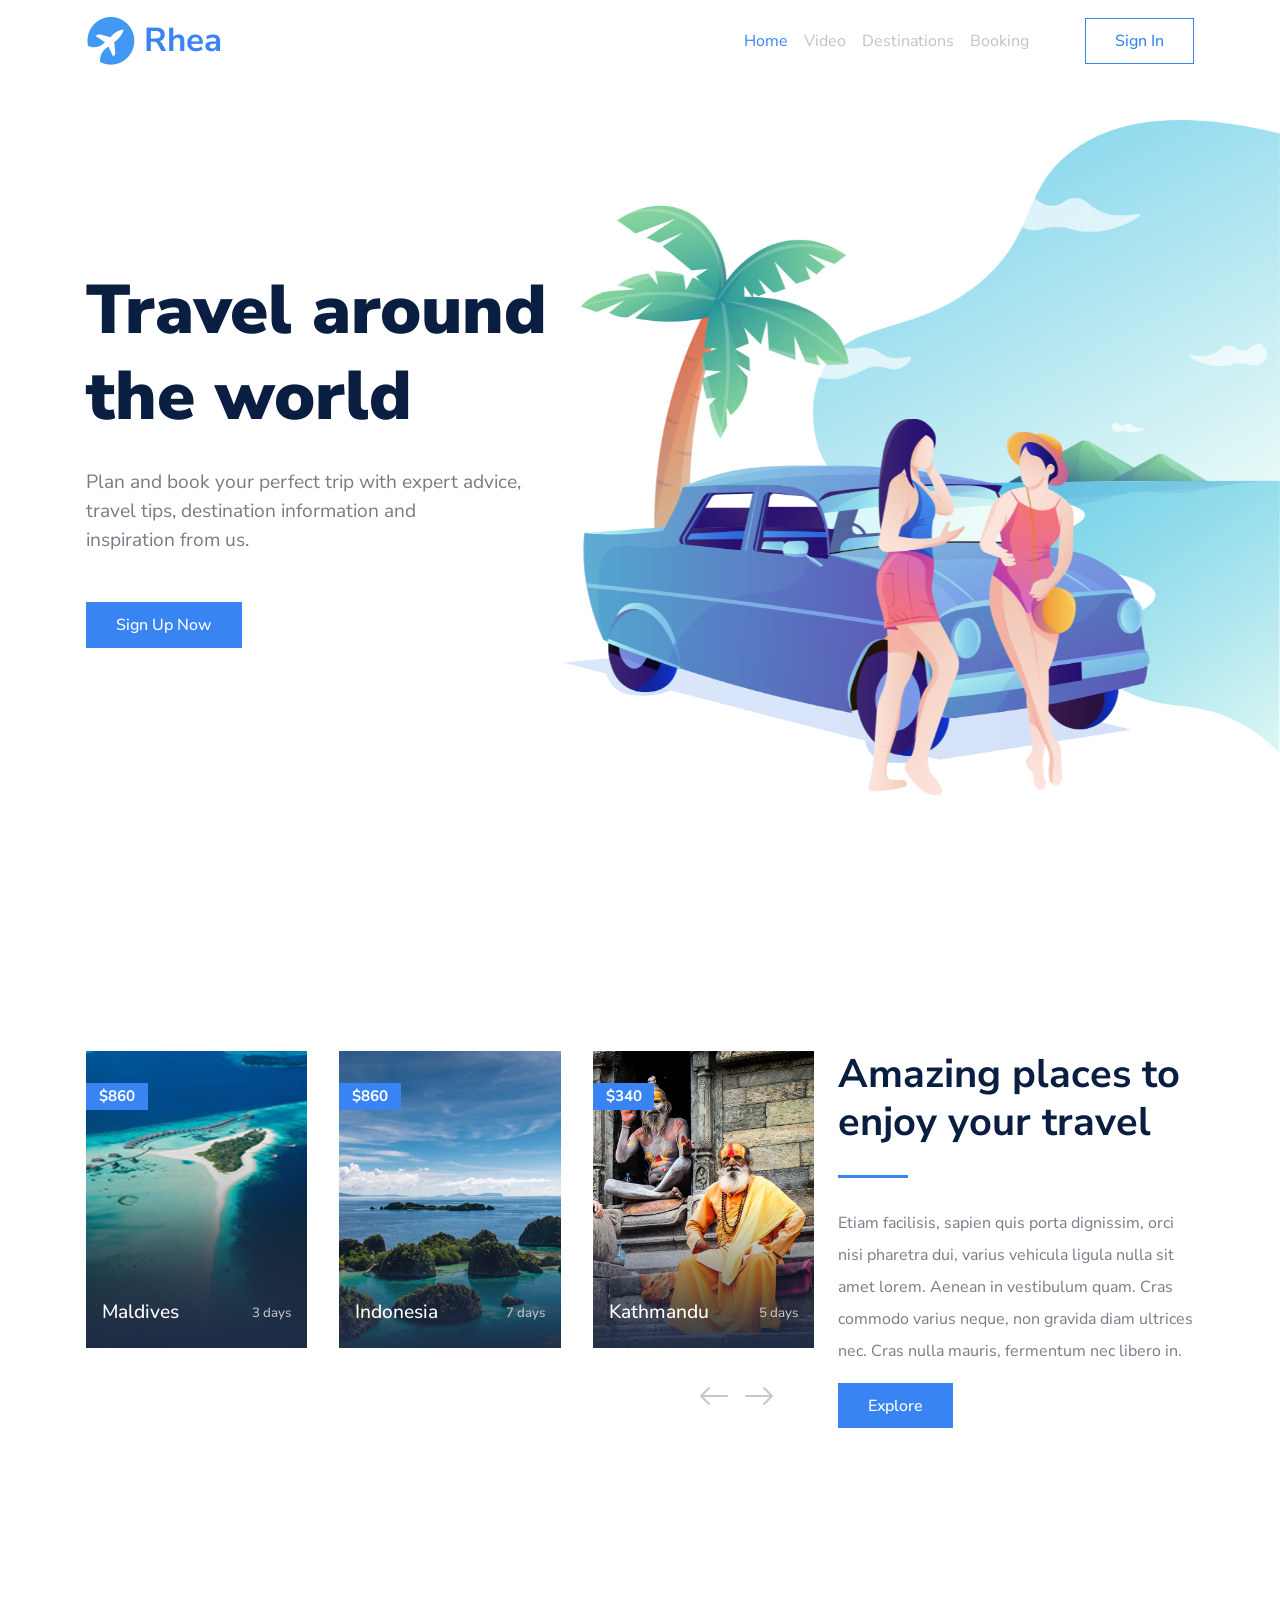
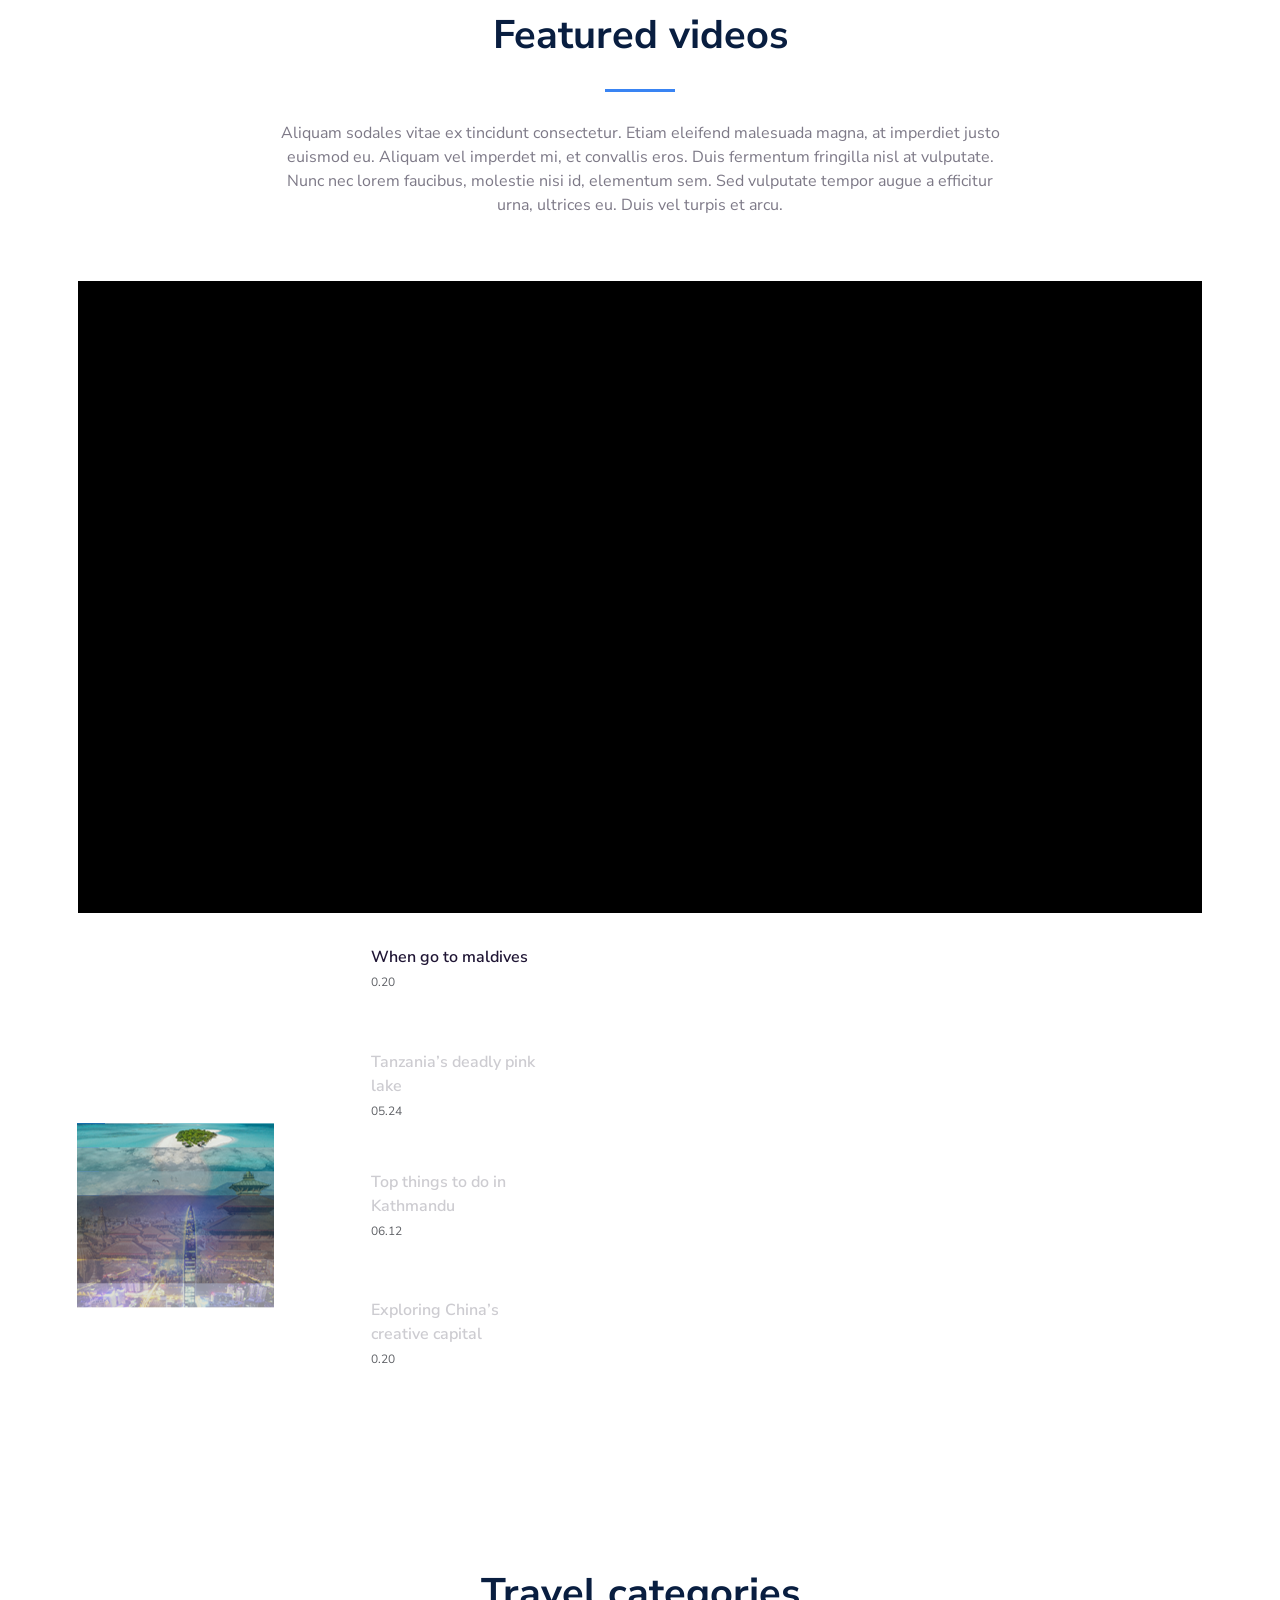
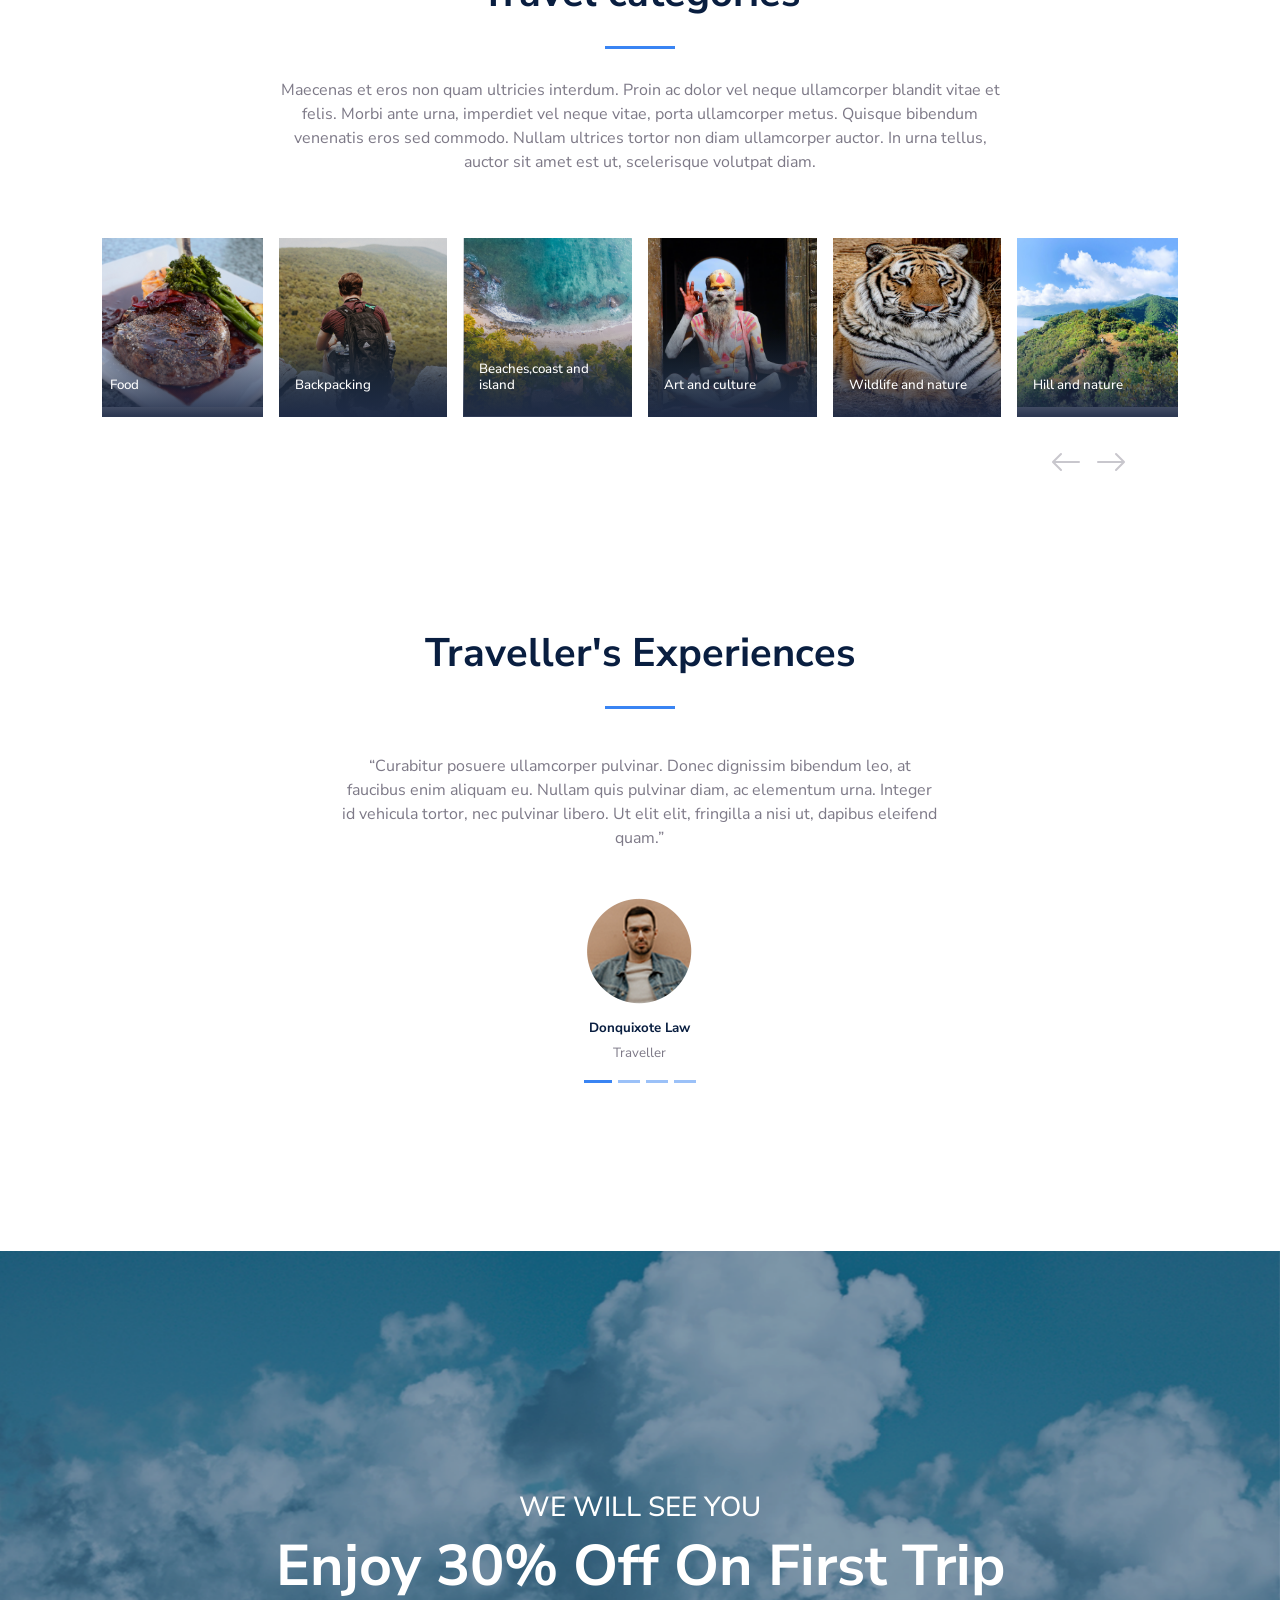
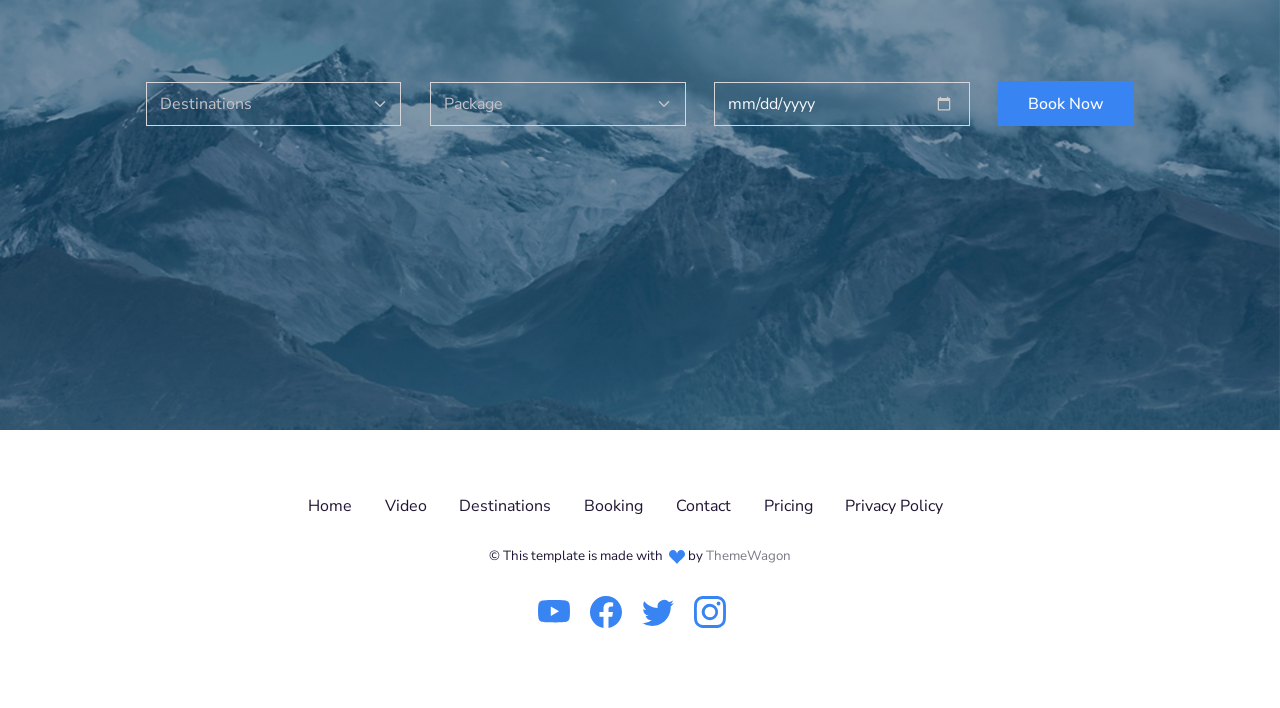
<file: laravel11-scientia/public/index.html>
<!DOCTYPE html>
<html lang="en-US" dir="ltr">

  <head>
    <meta charset="utf-8">
    <meta http-equiv="X-UA-Compatible" content="IE=edge">
    <meta name="viewport" content="width=device-width, initial-scale=1">


    <!-- ===============================================-->
    <!--    Document Title-->
    <!-- ===============================================-->
    <title>Rhea | Landing, Corporate &amp; Business Templatee</title>


    <!-- ===============================================-->
    <!--    Favicons-->
    <!-- ===============================================-->
    <link rel="apple-touch-icon" sizes="180x180" href="assets/img/favicons/apple-touch-icon.png">
    <link rel="icon" type="image/png" sizes="32x32" href="assets/img/favicons/favicon-32x32.png">
    <link rel="icon" type="image/png" sizes="16x16" href="assets/img/favicons/favicon-16x16.png">
    <link rel="shortcut icon" type="image/x-icon" href="assets/img/favicons/favicon.ico">
    <link rel="manifest" href="assets/img/favicons/manifest.json">
    <meta name="msapplication-TileImage" content="assets/img/favicons/mstile-150x150.png">
    <meta name="theme-color" content="#ffffff">


    <!-- ===============================================-->
    <!--    Stylesheets-->
    <!-- ===============================================-->
    <link href="vendors/plyr/plyr.css" rel="stylesheet">
    <link href="assets/css/theme.css" rel="stylesheet" />

  </head>


  <body>

    <!-- ===============================================-->
    <!--    Main Content-->
    <!-- ===============================================-->
    <main class="main" id="top">
      <nav class="navbar navbar-expand-lg fixed-top py-3 backdrop" data-navbar-on-scroll="data-navbar-on-scroll">
        <div class="container"><a class="navbar-brand d-flex align-items-center fw-bold fs-2" href="#"> <img class="d-inline-block align-top img-fluid" src="assets/img/gallery/logo-icon.png" alt="" width="50" /><span class="text-primary fs-4 ps-2">Rhea</span></a>
          <button class="navbar-toggler collapsed" type="button" data-bs-toggle="collapse" data-bs-target="#navbarSupportedContent" aria-controls="navbarSupportedContent" aria-expanded="false" aria-label="Toggle navigation"><span class="navbar-toggler-icon"></span></button>
          <div class="collapse navbar-collapse border-top border-lg-0 mt-4 mt-lg-0" id="navbarSupportedContent">
            <ul class="navbar-nav ms-auto pt-2 pt-lg-0">
              <li class="nav-item"><a class="nav-link active" aria-current="page" href="#">Home</a></li>
              <li class="nav-item"><a class="nav-link text-600" href="#featuresVideos">Video</a></li>
              <li class="nav-item"><a class="nav-link text-600" href="#places">Destinations</a></li>
              <li class="nav-item"><a class="nav-link text-600" href="#booking">Booking </a></li>
            </ul>
            <form class="ps-lg-5">
              <button class="btn btn-lg btn-outline-primary order-0" type="submit">Sign In</button>
            </form>
          </div>
        </div>
      </nav>
      <section class="py-0">
        <div class="bg-holder d-none d-md-block" style="background-image:url(assets/img/illustrations/hero.png);background-position:right bottom;background-size:contain;">
        </div>
        <!--/.bg-holder-->

        <div class="container position-relative">
          <div class="row align-items-center min-vh-75 my-lg-8">
            <div class="col-md-7 col-lg-6 text-center text-md-start py-8">
              <h1 class="mb-4 display-1 lh-sm">Travel around <br class="d-block d-lg-none d-xl-block" />the world</h1>
              <p class="mt-4 mb-5 fs-1 lh-base">Plan and book your perfect trip with expert advice, <br class="d-none d-lg-block" />travel tips, destination information and <br class="d-none d-lg-block" />inspiration from us.</p><a class="btn btn-lg btn-primary hover-top" href="#" role="button">Sign Up Now</a>
            </div>
          </div>
        </div>
      </section>


      <!-- ============================================-->
      <!-- <section> begin ============================-->
      <section id="places">

        <div class="container">
          <div class="row flex-md-center">
            <div class="col-md-11 col-lg-4 py-md-3 px-4 px-md-3 px-lg-0 px-xl-2 order-lg-1">
              <h1 class="fw-bold fs-md-3 fs-xl-5">Amazing places to enjoy your travel</h1>
              <hr class="text-primary my-4 my-lg-3 my-xl-4" style="height:3px; width:70px;" />
              <p class="lh-lg">Etiam facilisis, sapien quis porta dignissim, orci nisi pharetra dui, varius vehicula ligula nulla sit amet lorem. Aenean in vestibulum quam. Cras commodo varius neque, non gravida diam ultrices nec. Cras nulla mauris, fermentum nec libero in.</p><a class="btn btn-lg btn-primary hover-top" href="#" role="button">Explore</a>
            </div>
            <div class="col-lg-8 order-lg-0 order-1 px-4 px-md-3 py-8 py-md-3">
              <div class="carousel slide" id="carouselExampleControlsNoTouching" data-bs-touch="false" data-bs-interval="false">
                <div class="carousel-inner">
                  <div class="carousel-item active">
                    <div class="row h-100">
                      <div class="col-md-4 mb-3 mb-md-0">
                        <div class="card h-100 text-white hover-top"><img class="img-fluid h-100" src="assets/img/gallery/maldives.png" alt="" />
                          <div class="card-img-overlay ps-0 d-flex flex-column justify-content-between bg-dark-gradient">
                            <div class="pt-3"><span class="badge bg-primary">$860</span></div>
                            <div class="ps-3 d-flex justify-content-between align-items-center">
                              <h5 class="text-white">Maldives</h5>
                              <h6 class="text-600">3 days</h6>
                            </div>
                          </div>
                        </div>
                      </div>
                      <div class="col-md-4 mb-3 mb-md-0">
                        <div class="card h-100 text-white hover-top"><img class="img-fluid h-100" src="assets/img/gallery/indonesia.png" alt="" />
                          <div class="card-img-overlay ps-0 d-flex flex-column justify-content-between bg-dark-gradient">
                            <div class="pt-3"><span class="badge bg-primary">$860</span></div>
                            <div class="ps-3 d-flex justify-content-between align-items-center">
                              <h5 class="text-white">Indonesia</h5>
                              <h6 class="text-600">7 days</h6>
                            </div>
                          </div>
                        </div>
                      </div>
                      <div class="col-md-4 mb-3 mb-md-0">
                        <div class="card h-100 text-white hover-top"><img class="img-fluid h-100" src="assets/img/gallery/kathmandu.png" alt="" />
                          <div class="card-img-overlay ps-0 d-flex flex-column justify-content-between bg-dark-gradient">
                            <div class="pt-3"><span class="badge bg-primary">$340</span></div>
                            <div class="ps-3 d-flex justify-content-between align-items-center">
                              <h5 class="text-white">Kathmandu</h5>
                              <h6 class="text-600">5 days</h6>
                            </div>
                          </div>
                        </div>
                      </div>
                    </div>
                  </div>
                  <div class="carousel-item">
                    <div class="row h-100">
                      <div class="col-md-4 mb-3 mb-md-0">
                        <div class="card h-100 text-white hover-top"><img class="img-fluid h-100" src="assets/img/gallery/maldives.png" alt="" />
                          <div class="card-img-overlay ps-0 d-flex flex-column justify-content-between bg-dark-gradient">
                            <div class="pt-3"><span class="badge bg-primary">$340</span></div>
                            <div class="ps-3 d-flex justify-content-between align-items-center">
                              <h5 class="text-white">Maldives</h5>
                              <h6 class="text-600">5 days</h6>
                            </div>
                          </div>
                        </div>
                      </div>
                      <div class="col-md-4 mb-3 mb-md-0">
                        <div class="card h-100 text-white hover-top"><img class="img-fluid h-100" src="assets/img/gallery/indonesia.png" alt="" />
                          <div class="card-img-overlay ps-0 d-flex flex-column justify-content-between bg-dark-gradient">
                            <div class="pt-3"><span class="badge bg-primary">$540</span></div>
                            <div class="ps-3 d-flex justify-content-between align-items-center">
                              <h5 class="text-white">Indonesia</h5>
                              <h6 class="text-600">5 days</h6>
                            </div>
                          </div>
                        </div>
                      </div>
                      <div class="col-md-4 mb-3 mb-md-0">
                        <div class="card h-100 text-white hover-top"><img class="img-fluid h-100" src="assets/img/gallery/kathmandu.png" alt="" />
                          <div class="card-img-overlay ps-0 d-flex flex-column justify-content-between bg-dark-gradient">
                            <div class="pt-3"><span class="badge bg-primary">$640</span></div>
                            <div class="ps-3 d-flex justify-content-between align-items-center">
                              <h5 class="text-white">Kathmandu</h5>
                              <h6 class="text-600">6 days</h6>
                            </div>
                          </div>
                        </div>
                      </div>
                    </div>
                  </div>
                  <div class="carousel-item">
                    <div class="row h-100">
                      <div class="col-md-4 mb-3 mb-md-0">
                        <div class="card h-100 text-white hover-top"><img class="img-fluid h-100" src="assets/img/gallery/kathmandu.png" alt="" />
                          <div class="card-img-overlay ps-0 d-flex flex-column justify-content-between bg-dark-gradient">
                            <div class="pt-3"><span class="badge bg-primary">$540</span></div>
                            <div class="ps-3 d-flex justify-content-between align-items-center">
                              <h5 class="text-white">Kathmandu</h5>
                              <h6 class="text-600">5 days</h6>
                            </div>
                          </div>
                        </div>
                      </div>
                      <div class="col-md-4 mb-3 mb-md-0">
                        <div class="card h-100 text-white hover-top"><img class="img-fluid h-100" src="assets/img/gallery/maldives.png" alt="" />
                          <div class="card-img-overlay ps-0 d-flex flex-column justify-content-between bg-dark-gradient">
                            <div class="pt-3"><span class="badge bg-primary">$860</span></div>
                            <div class="ps-3 d-flex justify-content-between align-items-center">
                              <h5 class="text-white">Maldives</h5>
                              <h6 class="text-600">3 days</h6>
                            </div>
                          </div>
                        </div>
                      </div>
                      <div class="col-md-4 mb-3 mb-md-0">
                        <div class="card h-100 text-white hover-top"><img class="img-fluid h-100" src="assets/img/gallery/indonesia.png" alt="" />
                          <div class="card-img-overlay ps-0 d-flex flex-column justify-content-between bg-dark-gradient">
                            <div class="pt-3"><span class="badge bg-primary">$860</span></div>
                            <div class="ps-3 d-flex justify-content-between align-items-center">
                              <h5 class="text-white">Indonesia</h5>
                              <h6 class="text-600">7 days</h6>
                            </div>
                          </div>
                        </div>
                      </div>
                    </div>
                  </div>
                </div>
                <div class="position-relative mt-5"><a class="carousel-control-prev carousel-icon z-index-2" href="#carouselExampleControlsNoTouching" role="button" data-bs-slide="prev"><span class="carousel-control-prev-icon" aria-hidden="true"></span><span class="visually-hidden">Previous</span></a><a class="carousel-control-next carousel-icon z-index-2" href="#carouselExampleControlsNoTouching" role="button" data-bs-slide="next"><span class="carousel-control-next-icon" aria-hidden="true"></span><span class="visually-hidden">Next</span></a></div>
              </div>
            </div>
          </div>
        </div>
        <!-- end of .container-->

      </section>
      <!-- <section> close ============================-->
      <!-- ============================================-->




      <!-- ============================================-->
      <!-- <section> begin ============================-->
      <section class="pt-5" id="featuresVideos">

        <div class="container">
          <div class="row flex-center mb-5">
            <div class="col-lg-8 text-center">
              <h1 class="fw-bold fs-md-3 fs-lg-4 fs-xl-5">Featured videos</h1>
              <hr class="mx-auto text-primary my-4" style="height:3px; width:70px;" />
              <p class="mx-auto">Aliquam sodales vitae ex tincidunt consectetur. Etiam eleifend malesuada magna, at imperdiet justo euismod eu. Aliquam vel imperdet mi, et convallis eros. Duis fermentum fringilla nisl at vulputate. Nunc nec lorem faucibus, molestie nisi id, elementum sem. Sed vulputate tempor augue a efficitur urna, ultrices eu. Duis vel turpis et arcu.</p>
            </div>
          </div>
          <div class="row flex-center">
            <div class="col-12">
              <div class="carousel slide" id="carouselExampleIndicators" data-bs-touch="false" data-bs-interval="false">
                <div class="row align-items-center">
                  <div class="col-12 col-xxl-7 px-2">
                    <div class="carousel-inner">
                      <div class="carousel-item active h-100">
                        <div class="player" data-plyr-provider="youtube" data-plyr-embed-id="bTqVqk7FSmY">
                          <iframe src="https://www.youtube.com/embed/zLeLttVbFs8" allow="accelerometer; autoplay; clipboard-write; encrypted-media; gyroscope; picture-in-picture" allowfullscreen=""></iframe>
                        </div>
                      </div>
                      <div class="carousel-item">
                        <div class="player" data-plyr-provider="youtube" data-plyr-embed-id="bTqVqk7FSmY">
                          <iframe src="https://www.youtube.com/embed/nUI8f_hvKZw" allow="accelerometer; autoplay; clipboard-write; encrypted-media; gyroscope; picture-in-picture" allowfullscreen=""></iframe>
                        </div>
                      </div>
                      <div class="carousel-item">
                        <div class="player" data-plyr-provider="youtube" data-plyr-embed-id="bTqVqk7FSmY">
                          <iframe src="https://www.youtube.com/embed/xf86EzuLXu0" allow="accelerometer; autoplay; clipboard-write; encrypted-media; gyroscope; picture-in-picture" allowfullscreen=""></iframe>
                        </div>
                      </div>
                      <div class="carousel-item">
                        <div class="player" data-plyr-provider="youtube" data-plyr-embed-id="bTqVqk7FSmY">
                          <iframe src="https://www.youtube.com/embed/YkEd_aorIiI" allow="accelerometer; autoplay; clipboard-write; encrypted-media; gyroscope; picture-in-picture" allowfullscreen=""></iframe>
                        </div>
                      </div>
                    </div>
                  </div>
                  <div class="col-6 col-md-3 col-xxl-2 pt-3 pt-md-0">
                    <div class="carousel-indicators">
                      <div class="row h-100 w-100">
                        <div class="col-12 px-1">
                          <button class="active" type="button" data-bs-target="#carouselExampleIndicators" data-bs-slide-to="0" aria-current="true" aria-label="Slide 1"><img class="d-block" src="assets/img/gallery/maldives-v.png" alt="..." /></button>
                        </div>
                        <div class="col-12 px-1">
                          <button type="button" data-bs-target="#carouselExampleIndicators" data-bs-slide-to="1" aria-label="Slide 2"><img class="d-block" src="assets/img/gallery/tanzania.png" alt="..." /></button>
                        </div>
                        <div class="col-12 px-1">
                          <button type="button" data-bs-target="#carouselExampleIndicators" data-bs-slide-to="2" aria-label="Slide 3"><img class="d-block" src="assets/img/gallery/kathmandu-v.png" alt="..." /></button>
                        </div>
                        <div class="col-12 px-1">
                          <button type="button" data-bs-target="#carouselExampleIndicators" data-bs-slide-to="3" aria-label="Slide 4"><img class="d-block" src="assets/img/gallery/chaina.png" alt="..." /></button>
                        </div>
                      </div>
                    </div>
                  </div>
                  <div class="col-6 col-lg-3 px-xxl-0">
                    <div class="row">
                      <div class="col-12 col-md-11 col-lg-12 col-xl-10 col-xxl-7 px-xxl-0 ps-lg-0 ps-md-4">
                        <div class="card h-100 py-md-2 active" style="min-height:113px">
                          <div class="card-body d-flex flex-column justify-content-center">
                            <p class="mb-0 fw-semi-bold text-dark"> When go to maldives</p>
                            <p class="card-text"><small class="text-800">0.20</small></p>
                          </div>
                        </div>
                      </div>
                      <div class="col-12 col-md-11 col-lg-12 col-xl-10 col-xxl-7 px-xxl-0 ps-lg-0 ps-md-4">
                        <div class="card h-100 py-md-2" style="min-height:113px">
                          <div class="card-body d-flex flex-column justify-content-center">
                            <p class="mb-0 fw-semi-bold text-500">Tanzania’s deadly pink lake</p>
                            <p class="card-text"><small class="text-800">05.24</small></p>
                          </div>
                        </div>
                      </div>
                      <div class="col-12 col-md-11 col-lg-12 col-xl-10 col-xxl-7 px-xxl-0 ps-lg-0 ps-md-4">
                        <div class="card h-100 py-md-2" style="min-height:113px">
                          <div class="card-body d-flex flex-column justify-content-center">
                            <p class="mb-0 fw-semi-bold text-500"> Top things to do in Kathmandu</p>
                            <p class="card-text"><small class="text-800">06.12</small></p>
                          </div>
                        </div>
                      </div>
                      <div class="col-12 col-md-11 col-lg-12 col-xl-10 col-xxl-7 px-xxl-0 ps-lg-0 ps-md-4">
                        <div class="card h-100 py-md-3" style="min-height:113px">
                          <div class="card-body d-flex flex-column justify-content-center">
                            <p class="mb-0 fw-semi-bold text-500"> Exploring China’s creative capital</p>
                            <p class="card-text"><small class="text-800">0.20 </small></p>
                          </div>
                        </div>
                      </div>
                    </div>
                  </div>
                </div>
              </div>
            </div>
          </div>
        </div>
        <!-- end of .container-->

      </section>
      <!-- <section> close ============================-->
      <!-- ============================================-->




      <!-- ============================================-->
      <!-- <section> begin ============================-->
      <section class="pt-5">

        <div class="container">
          <div class="row flex-center mb-5">
            <div class="col-lg-8 text-center">
              <h1 class="fw-bold fs-md-3 fs-lg-4 fs-xl-5">Travel categories</h1>
              <hr class="mx-auto text-primary my-4" style="height:3px; width:70px;" />
              <p class="mx-auto">Maecenas et eros non quam ultricies interdum. Proin ac dolor vel neque ullamcorper blandit vitae et felis. Morbi ante urna, imperdiet vel neque vitae, porta ullamcorper metus. Quisque bibendum venenatis eros sed commodo. Nullam ultrices tortor non diam ullamcorper auctor. In urna tellus, auctor sit amet est ut, scelerisque volutpat diam.</p>
            </div>
          </div>
          <div class="row h-100 flex-center">
            <div class="row flex-lg-center">
              <div class="col-md-12">
                <div class="carousel slide" id="carouselCategory" data-bs-touch="false" data-bs-interval="false">
                  <div class="carousel-inner">
                    <div class="carousel-item active" data-bs-interval="10000">
                      <div class="row h-100">
                        <div class="col-6 col-sm-4 col-xl-2 mb-3 hover-top px-2">
                          <div class="card h-100 w-100 text-white"><a class="stretched-link" href="!#"><img class="img-fluid" src="assets/img/gallery/food.png" alt="" /></a>
                            <div class="card-img-overlay d-flex align-items-end bg-dark-gradient">
                              <h5 class="text-white fs--1">Food</h5>
                            </div>
                          </div>
                        </div>
                        <div class="col-6 col-sm-4 col-xl-2 mb-3 hover-top px-2">
                          <div class="card h-100 w-100 text-white"><a class="stretched-link" href="!#"><img class="img-fluid" src="assets/img/gallery/backpacking.png" alt="" /></a>
                            <div class="card-img-overlay d-flex align-items-end bg-dark-gradient">
                              <h5 class="text-white fs--1">Backpacking</h5>
                            </div>
                          </div>
                        </div>
                        <div class="col-6 col-sm-4 col-xl-2 mb-3 hover-top px-2">
                          <div class="card h-100 w-100 text-white"><a class="stretched-link" href="!#"><img class="img-fluid" src="assets/img/gallery/beaches.png" alt="" /></a>
                            <div class="card-img-overlay d-flex align-items-end bg-dark-gradient">
                              <h5 class="text-white fs--1">Beaches,coast and island</h5>
                            </div>
                          </div>
                        </div>
                        <div class="col-6 col-sm-4 col-xl-2 mb-3 hover-top px-2">
                          <div class="card h-100 w-100 text-white"><a class="stretched-link" href="!#"><img class="img-fluid" src="assets/img/gallery/art-culture.png" alt="" /></a>
                            <div class="card-img-overlay d-flex align-items-end bg-dark-gradient">
                              <h5 class="text-white fs--1">Art and culture</h5>
                            </div>
                          </div>
                        </div>
                        <div class="col-6 col-sm-4 col-xl-2 mb-3 hover-top px-2">
                          <div class="card h-100 w-100 text-white"><a class="stretched-link" href="!#"><img class="img-fluid" src="assets/img/gallery/wild.png" alt="" /></a>
                            <div class="card-img-overlay d-flex align-items-end bg-dark-gradient">
                              <h5 class="text-white fs--1">Wildlife and nature</h5>
                            </div>
                          </div>
                        </div>
                        <div class="col-6 col-sm-4 col-xl-2 mb-3 hover-top px-2">
                          <div class="card h-100 w-100 text-white"><a class="stretched-link" href="!#"><img class="img-fluid" src="assets/img/gallery/hill.jpg" alt="" /></a>
                            <div class="card-img-overlay d-flex align-items-end bg-dark-gradient">
                              <h5 class="text-white fs--1">Hill and nature</h5>
                            </div>
                          </div>
                        </div>
                      </div>
                    </div>
                    <div class="carousel-item" data-bs-interval="2000">
                      <div class="row h-100">
                        <div class="col-6 col-sm-4 col-xl-2 mb-3 hover-top px-2">
                          <div class="card h-100 w-100 text-white"><a class="stretched-link" href="!#"><img class="img-fluid" src="assets/img/gallery/food.png" alt="" /></a>
                            <div class="card-img-overlay d-flex align-items-end bg-dark-gradient">
                              <h5 class="text-white fs--1">Food</h5>
                            </div>
                          </div>
                        </div>
                        <div class="col-6 col-sm-4 col-xl-2 mb-3 hover-top px-2">
                          <div class="card h-100 w-100 text-white"><a class="stretched-link" href="!#"><img class="img-fluid" src="assets/img/gallery/backpacking.png" alt="" /></a>
                            <div class="card-img-overlay d-flex align-items-end bg-dark-gradient">
                              <h5 class="text-white fs--1">Backpacking</h5>
                            </div>
                          </div>
                        </div>
                        <div class="col-6 col-sm-4 col-xl-2 mb-3 hover-top px-2">
                          <div class="card h-100 w-100 text-white"><a class="stretched-link" href="!#"><img class="img-fluid" src="assets/img/gallery/beaches.png" alt="" /></a>
                            <div class="card-img-overlay d-flex align-items-end bg-dark-gradient">
                              <h5 class="text-white fs--1">Beaches,coast and island</h5>
                            </div>
                          </div>
                        </div>
                        <div class="col-6 col-sm-4 col-xl-2 mb-3 hover-top px-2">
                          <div class="card h-100 w-100 text-white"><a class="stretched-link" href="!#"><img class="img-fluid" src="assets/img/gallery/art-culture.png" alt="" /></a>
                            <div class="card-img-overlay d-flex align-items-end bg-dark-gradient">
                              <h5 class="text-white fs--1">Art and culture</h5>
                            </div>
                          </div>
                        </div>
                        <div class="col-6 col-sm-4 col-xl-2 mb-3 hover-top px-2">
                          <div class="card h-100 w-100 text-white"><a class="stretched-link" href="!#"><img class="img-fluid" src="assets/img/gallery/wild.png" alt="" /></a>
                            <div class="card-img-overlay d-flex align-items-end bg-dark-gradient">
                              <h5 class="text-white fs--1">Wildlife and nature</h5>
                            </div>
                          </div>
                        </div>
                        <div class="col-6 col-sm-4 col-xl-2 mb-3 hover-top px-2">
                          <div class="card h-100 w-100 text-white"><a class="stretched-link" href="!#"><img class="img-fluid" src="assets/img/gallery/hill.jpg" alt="" /></a>
                            <div class="card-img-overlay d-flex align-items-end bg-dark-gradient">
                              <h5 class="text-white fs--1">Hill and nature</h5>
                            </div>
                          </div>
                        </div>
                      </div>
                    </div>
                    <div class="carousel-item">
                      <div class="row h-100 offset-lg-2">
                        <div class="col-6 col-sm-4 col-xl-2 mb-3 hover-top px-2">
                          <div class="card h-100 w-100 text-white"><a class="stretched-link" href="!#"><img class="img-fluid" src="assets/img/gallery/food.png" alt="" /></a>
                            <div class="card-img-overlay d-flex align-items-end bg-dark-gradient">
                              <h5 class="text-white fs--1">Food</h5>
                            </div>
                          </div>
                        </div>
                        <div class="col-6 col-sm-4 col-xl-2 mb-3 hover-top px-2">
                          <div class="card h-100 w-100 text-white"><a class="stretched-link" href="!#"><img class="img-fluid" src="assets/img/gallery/backpacking.png" alt="" /></a>
                            <div class="card-img-overlay d-flex align-items-end bg-dark-gradient">
                              <h5 class="text-white fs--1">Backpacking</h5>
                            </div>
                          </div>
                        </div>
                        <div class="col-6 col-sm-4 col-xl-2 mb-3 hover-top px-2">
                          <div class="card h-100 w-100 text-white"><a class="stretched-link" href="!#"><img class="img-fluid" src="assets/img/gallery/beaches.png" alt="" /></a>
                            <div class="card-img-overlay d-flex align-items-end bg-dark-gradient">
                              <h5 class="text-white fs--1">Beaches,coast and island</h5>
                            </div>
                          </div>
                        </div>
                        <div class="col-6 col-sm-4 col-xl-2 mb-3 hover-top px-2">
                          <div class="card h-100 w-100 text-white"><a class="stretched-link" href="!#"><img class="img-fluid" src="assets/img/gallery/art-culture.png" alt="" /></a>
                            <div class="card-img-overlay d-flex align-items-end bg-dark-gradient">
                              <h5 class="text-white fs--1">Art and culture</h5>
                            </div>
                          </div>
                        </div>
                        <div class="col-6 col-sm-4 col-xl-2 mb-3 hover-top px-2">
                          <div class="card h-100 w-100 text-white"><a class="stretched-link" href="!#"><img class="img-fluid" src="assets/img/gallery/wild.png" alt="" /></a>
                            <div class="card-img-overlay d-flex align-items-end bg-dark-gradient">
                              <h5 class="text-white fs--1">Wildlife and nature</h5>
                            </div>
                          </div>
                        </div>
                      </div>
                    </div>
                  </div>
                  <div class="row mt-4">
                    <div class="col-12 position-relative"><a class="carousel-control-prev carousel-icon z-index-2" href="#carouselCategory" role="button" data-bs-slide="prev"><span class="carousel-control-prev-icon" aria-hidden="true"></span><span class="visually-hidden">Previous</span></a><a class="carousel-control-next carousel-icon z-index-2" href="#carouselCategory" role="button" data-bs-slide="next"><span class="carousel-control-next-icon" aria-hidden="true"></span><span class="visually-hidden">Next</span></a></div>
                  </div>
                </div>
              </div>
            </div>
          </div>
        </div>
        <!-- end of .container-->

      </section>
      <!-- <section> close ============================-->
      <!-- ============================================-->




      <!-- ============================================-->
      <!-- <section> begin ============================-->
      <section class="pt-5">

        <div class="container">
          <div class="row flex-center mb-5">
            <div class="col-lg-8 text-center">
              <h1 class="fw-bold fs-md-3 fs-lg-4 fs-xl-5">Traveller's Experiences</h1>
              <hr class="mx-auto text-primary my-4" style="height:3px; width:70px;" />
            </div>
            <div class="carousel slide" id="carouselExampleDark" data-bs-ride="carousel">
              <div class="carousel-inner">
                <div class="carousel-item active" data-bs-interval="10000">
                  <div class="row h-100 flex-center">
                    <div class="col-12 col-lg-7 mb-3 mb-md-0">
                      <div class="card h-100">
                        <div class="card-body d-flex flex-center flex-column">
                          <p class="text-center card-text mb-5">“Curabitur posuere ullamcorper pulvinar. Donec dignissim bibendum leo, at faucibus enim aliquam eu. Nullam quis pulvinar diam, ac elementum urna. Integer id vehicula tortor, nec pulvinar libero. Ut elit elit, fringilla a nisi ut, dapibus eleifend quam.” </p>
                          <div class="d-flex justify-content-between align-items-center">
                            <div class="d-flex align-items-center"><img class="img-fluid" src="assets/img/gallery/user-2.png" alt="" /></div>
                          </div>
                          <div class="mt-3 text-center">
                            <h6 class="text-1000 fw-bold">Donquixote Law</h6>
                            <p class="fs--1 fw-normal mb-0">Traveller</p>
                          </div>
                        </div>
                      </div>
                    </div>
                  </div>
                </div>
                <div class="carousel-item" data-bs-interval="2000">
                  <div class="row h-100 flex-center">
                    <div class="col-12 col-lg-7 mb-3 mb-md-0">
                      <div class="card h-100">
                        <div class="card-body d-flex flex-center flex-column">
                          <p class="text-center card-text mb-5">“Curabitur posuere ullamcorper pulvinar. Donec dignissim bibendum leo, at faucibus enim aliquam eu. Nullam quis pulvinar diam, ac elementum urna. Integer id vehicula tortor, nec pulvinar libero. Ut elit elit, fringilla a nisi ut, dapibus eleifend quam.” </p>
                          <div class="d-flex justify-content-between align-items-center">
                            <div class="d-flex align-items-center"><img class="img-fluid" src="assets/img/gallery/user-1.png" alt="" /></div>
                          </div>
                          <div class="mt-3 text-center">
                            <h6 class="text-1000 fw-bold">Viezh Robert</h6>
                            <p class="fs--1 fw-normal mb-0">Traveller</p>
                          </div>
                        </div>
                      </div>
                    </div>
                  </div>
                </div>
                <div class="carousel-item" data-bs-interval="3000">
                  <div class="row h-100 flex-center">
                    <div class="col-12 col-lg-7 mb-3 mb-md-0">
                      <div class="card h-100">
                        <div class="card-body d-flex flex-center flex-column">
                          <p class="text-center card-text mb-5">“Curabitur posuere ullamcorper pulvinar. Donec dignissim bibendum leo, at faucibus enim aliquam eu. Nullam quis pulvinar diam, ac elementum urna. Integer id vehicula tortor, nec pulvinar libero. Ut elit elit, fringilla a nisi ut, dapibus eleifend quam.” </p>
                          <div class="d-flex justify-content-between align-items-center">
                            <div class="d-flex align-items-center"><img class="img-fluid" src="assets/img/gallery/user-2.png" alt="" /></div>
                          </div>
                          <div class="mt-3 text-center">
                            <h6 class="text-1000 fw-bold">Donquixote Law</h6>
                            <p class="fs--1 fw-normal mb-0">Traveller</p>
                          </div>
                        </div>
                      </div>
                    </div>
                  </div>
                </div>
                <div class="carousel-item">
                  <div class="row h-100 flex-center">
                    <div class="col-12 col-lg-7 mb-3 mb-md-0">
                      <div class="card h-100">
                        <div class="card-body d-flex flex-center flex-column">
                          <p class="text-center card-text mb-5">“Curabitur posuere ullamcorper pulvinar. Donec dignissim bibendum leo, at faucibus enim aliquam eu. Nullam quis pulvinar diam, ac elementum urna. Integer id vehicula tortor, nec pulvinar libero. Ut elit elit, fringilla a nisi ut, dapibus eleifend quam.” </p>
                          <div class="d-flex justify-content-between align-items-center">
                            <div class="d-flex align-items-center"><img class="img-fluid" src="assets/img/gallery/user-1.png" alt="" /></div>
                          </div>
                          <div class="mt-3 text-center">
                            <h6 class="text-1000 fw-bold">Viezh Robert</h6>
                            <p class="fs--1 fw-normal mb-0">Traveller</p>
                          </div>
                        </div>
                      </div>
                    </div>
                  </div>
                </div>
              </div>
              <div class="row px-3 px-md-0">
                <div class="col-12 position-relative d-flex flex-center">
                  <ol class="carousel-indicators">
                    <li class="active" data-bs-target="#carouselExampleDark" data-bs-slide-to="0"></li>
                    <li data-bs-target="#carouselExampleDark" data-bs-slide-to="1"></li>
                    <li data-bs-target="#carouselExampleDark" data-bs-slide-to="2"></li>
                    <li data-bs-target="#carouselExampleDark" data-bs-slide-to="3"></li>
                  </ol>
                </div>
              </div>
            </div>
          </div>
        </div>
        <!-- end of .container-->

      </section>
      <!-- <section> close ============================-->
      <!-- ============================================-->


      <section id="booking">
        <div class="bg-holder" style="background-image:url(assets/img//gallery/booking.png);background-position:center;background-size:cover;">
        </div>
        <!--/.bg-holder-->

        <div class="container">
          <div class="row">
            <div class="col-12 py-8 text-white">
              <div class="d-flex flex-column flex-center">
                <h2 class="text-white fs-2 fs-md-3">WE WILL SEE YOU</h2>
                <h1 class="text-white fs-2 fs-sm-4 fs-lg-7 fw-bold">Enjoy 30% Off On First Trip</h1>
              </div>
              <form class="row gy-2 gx-md-2 gx-lg-4 flex-center my-6">
                <div class="col-6 col-md-3">
                  <label class="visually-hidden" for="inlineFormSelectPref">Destinations</label>
                  <select class="form-select" id="inlineFormSelectPref">
                    <option selected="">Destinations</option>
                    <option value="1">One</option>
                    <option value="2">Two</option>
                    <option value="3">Three</option>
                  </select>
                </div>
                <div class="col-6 col-md-3">
                  <label class="visually-hidden" for="autoSizingSelect">Package</label>
                  <select class="form-select" id="autoSizingSelect">
                    <option selected="">Package</option>
                    <option value="1">One</option>
                    <option value="2">Two</option>
                    <option value="3">Three</option>
                  </select>
                </div>
                <div class="col-6 col-md-3">
                  <label class="visually-hidden" for="date">Date</label>
                  <div class="input-group">
                    <input class="form-control" id="date" type="date" />
                  </div>
                </div>
                <div class="col-6 col-md-auto">
                  <button class="btn btn-lg btn-primary" type="submit">Book Now</button>
                </div>
              </form>
            </div>
          </div>
        </div>
      </section>


      <!-- ============================================-->
      <!-- <section> begin ============================-->
      <section class="py-6">

        <div class="container">
          <div class="row flex-center">
            <div class="col-auto mb-4">
              <ul class="list-unstyled list-inline mb-0">
                <li class="list-inline-item me3 me-sm-4"><a class="text-dark text-decoration-none" href="#!">Home</a></li>
                <li class="list-inline-item me3 me-sm-4"><a class="text-dark text-decoration-none" href="#!">Video</a></li>
                <li class="list-inline-item me3 me-sm-4"><a class="text-dark text-decoration-none" href="#!">Destinations</a></li>
                <li class="list-inline-item me3 me-sm-4"><a class="text-dark text-decoration-none" href="#!">Booking</a></li>
                <li class="list-inline-item me3 me-sm-4"><a class="text-dark text-decoration-none" href="#!">Contact</a></li>
                <li class="list-inline-item me3 me-sm-4"><a class="text-dark text-decoration-none" href="#!">Pricing</a></li>
                <li class="list-inline-item me3 me-sm-4"><a class="text-dark text-decoration-none" href="#!">Privacy Policy</a></li>
              </ul>
            </div>
          </div>
          <div class="row flex-center">
            <div class="col-auto mb-4">
              <p class="mb-0 fs--1 text-dark">&copy; This template is made with&nbsp;
                <svg class="bi bi-suit-heart-fill" xmlns="http://www.w3.org/2000/svg" width="16" height="16" fill="#3984F3" viewBox="0 0 16 16">
                  <path d="M4 1c2.21 0 4 1.755 4 3.92C8 2.755 9.79 1 12 1s4 1.755 4 3.92c0 3.263-3.234 4.414-7.608 9.608a.513.513 0 0 1-.784 0C3.234 9.334 0 8.183 0 4.92 0 2.755 1.79 1 4 1z"></path>
                </svg>&nbsp;by&nbsp;<a class="text-700" href="https://themewagon.com/" target="_blank">ThemeWagon </a>
              </p>
            </div>
          </div>
          <div class="row flex-center">
            <div class="col-auto">
              <ul class="list-unstyled list-inline">
                <li class="list-inline-item me-3"><a class="text-decoration-none" href="#!">
                    <svg class="bi bi-youtube" xmlns="http://www.w3.org/2000/svg" width="32" height="32" fill="currentColor" viewBox="0 0 16 16">
                      <path d="M8.051 1.999h.089c.822.003 4.987.033 6.11.335a2.01 2.01 0 0 1 1.415 1.42c.101.38.172.883.22 1.402l.01.104.022.26.008.104c.065.914.073 1.77.074 1.957v.075c-.001.194-.01 1.108-.082 2.06l-.008.105-.009.104c-.05.572-.124 1.14-.235 1.558a2.007 2.007 0 0 1-1.415 1.42c-1.16.312-5.569.334-6.18.335h-.142c-.309 0-1.587-.006-2.927-.052l-.17-.006-.087-.004-.171-.007-.171-.007c-1.11-.049-2.167-.128-2.654-.26a2.007 2.007 0 0 1-1.415-1.419c-.111-.417-.185-.986-.235-1.558L.09 9.82l-.008-.104A31.4 31.4 0 0 1 0 7.68v-.122C.002 7.343.01 6.6.064 5.78l.007-.103.003-.052.008-.104.022-.26.01-.104c.048-.519.119-1.023.22-1.402a2.007 2.007 0 0 1 1.415-1.42c.487-.13 1.544-.21 2.654-.26l.17-.007.172-.006.086-.003.171-.007A99.788 99.788 0 0 1 7.858 2h.193zM6.4 5.209v4.818l4.157-2.408L6.4 5.209z"></path>
                    </svg></a></li>
                <li class="list-inline-item me-3"><a class="text-decoration-none" href="#!">
                    <svg class="bi bi-facebook" xmlns="http://www.w3.org/2000/svg" width="32" height="32" fill="#3984F3" viewBox="0 0 16 16">
                      <path d="M16 8.049c0-4.446-3.582-8.05-8-8.05C3.58 0-.002 3.603-.002 8.05c0 4.017 2.926 7.347 6.75 7.951v-5.625h-2.03V8.05H6.75V6.275c0-2.017 1.195-3.131 3.022-3.131.876 0 1.791.157 1.791.157v1.98h-1.009c-.993 0-1.303.621-1.303 1.258v1.51h2.218l-.354 2.326H9.25V16c3.824-.604 6.75-3.934 6.75-7.951z"></path>
                    </svg></a></li>
                <li class="list-inline-item me-3"><a href="#!">
                    <svg class="bi bi-twitter" xmlns="http://www.w3.org/2000/svg" width="32" height="32" fill="#3984F3" viewBox="0 0 16 16">
                      <path d="M5.026 15c6.038 0 9.341-5.003 9.341-9.334 0-.14 0-.282-.006-.422A6.685 6.685 0 0 0 16 3.542a6.658 6.658 0 0 1-1.889.518 3.301 3.301 0 0 0 1.447-1.817 6.533 6.533 0 0 1-2.087.793A3.286 3.286 0 0 0 7.875 6.03a9.325 9.325 0 0 1-6.767-3.429 3.289 3.289 0 0 0 1.018 4.382A3.323 3.323 0 0 1 .64 6.575v.045a3.288 3.288 0 0 0 2.632 3.218 3.203 3.203 0 0 1-.865.115 3.23 3.23 0 0 1-.614-.057 3.283 3.283 0 0 0 3.067 2.277A6.588 6.588 0 0 1 .78 13.58a6.32 6.32 0 0 1-.78-.045A9.344 9.344 0 0 0 5.026 15z"></path>
                    </svg></a></li>
                <li class="list-inline-item me-3"><a href="#!">
                    <svg class="bi bi-instagram" xmlns="http://www.w3.org/2000/svg" width="32" height="32" fill="#3984F3" viewBox="0 0 16 16">
                      <path d="M8 0C5.829 0 5.556.01 4.703.048 3.85.088 3.269.222 2.76.42a3.917 3.917 0 0 0-1.417.923A3.927 3.927 0 0 0 .42 2.76C.222 3.268.087 3.85.048 4.7.01 5.555 0 5.827 0 8.001c0 2.172.01 2.444.048 3.297.04.852.174 1.433.372 1.942.205.526.478.972.923 1.417.444.445.89.719 1.416.923.51.198 1.09.333 1.942.372C5.555 15.99 5.827 16 8 16s2.444-.01 3.298-.048c.851-.04 1.434-.174 1.943-.372a3.916 3.916 0 0 0 1.416-.923c.445-.445.718-.891.923-1.417.197-.509.332-1.09.372-1.942C15.99 10.445 16 10.173 16 8s-.01-2.445-.048-3.299c-.04-.851-.175-1.433-.372-1.941a3.926 3.926 0 0 0-.923-1.417A3.911 3.911 0 0 0 13.24.42c-.51-.198-1.092-.333-1.943-.372C10.443.01 10.172 0 7.998 0h.003zm-.717 1.442h.718c2.136 0 2.389.007 3.232.046.78.035 1.204.166 1.486.275.373.145.64.319.92.599.28.28.453.546.598.92.11.281.24.705.275 1.485.039.843.047 1.096.047 3.231s-.008 2.389-.047 3.232c-.035.78-.166 1.203-.275 1.485a2.47 2.47 0 0 1-.599.919c-.28.28-.546.453-.92.598-.28.11-.704.24-1.485.276-.843.038-1.096.047-3.232.047s-2.39-.009-3.233-.047c-.78-.036-1.203-.166-1.485-.276a2.478 2.478 0 0 1-.92-.598 2.48 2.48 0 0 1-.6-.92c-.109-.281-.24-.705-.275-1.485-.038-.843-.046-1.096-.046-3.233 0-2.136.008-2.388.046-3.231.036-.78.166-1.204.276-1.486.145-.373.319-.64.599-.92.28-.28.546-.453.92-.598.282-.11.705-.24 1.485-.276.738-.034 1.024-.044 2.515-.045v.002zm4.988 1.328a.96.96 0 1 0 0 1.92.96.96 0 0 0 0-1.92zm-4.27 1.122a4.109 4.109 0 1 0 0 8.217 4.109 4.109 0 0 0 0-8.217zm0 1.441a2.667 2.667 0 1 1 0 5.334 2.667 2.667 0 0 1 0-5.334z"> </path>
                    </svg></a></li>
              </ul>
            </div>
          </div>
        </div>
        <!-- end of .container-->

      </section>
      <!-- <section> close ============================-->
      <!-- ============================================-->


    </main>
    <!-- ===============================================-->
    <!--    End of Main Content-->
    <!-- ===============================================-->




    <!-- ===============================================-->
    <!--    JavaScripts-->
    <!-- ===============================================-->
    <script src="vendors/@popperjs/popper.min.js"></script>
    <script src="vendors/bootstrap/bootstrap.min.js"></script>
    <script src="vendors/is/is.min.js"></script>
    <script src="vendors/plyr/plyr.polyfilled.min.js"></script>
    <script src="https://polyfill.io/v3/polyfill.min.js?features=window.scroll"></script>
    <script src="assets/js/theme.js"></script>

    <link href="https://fonts.googleapis.com/css2?family=Nunito+Sans:wght@200;300;400;600;700;800;900&amp;display=swap" rel="stylesheet">
  </body>

</html>
</file>
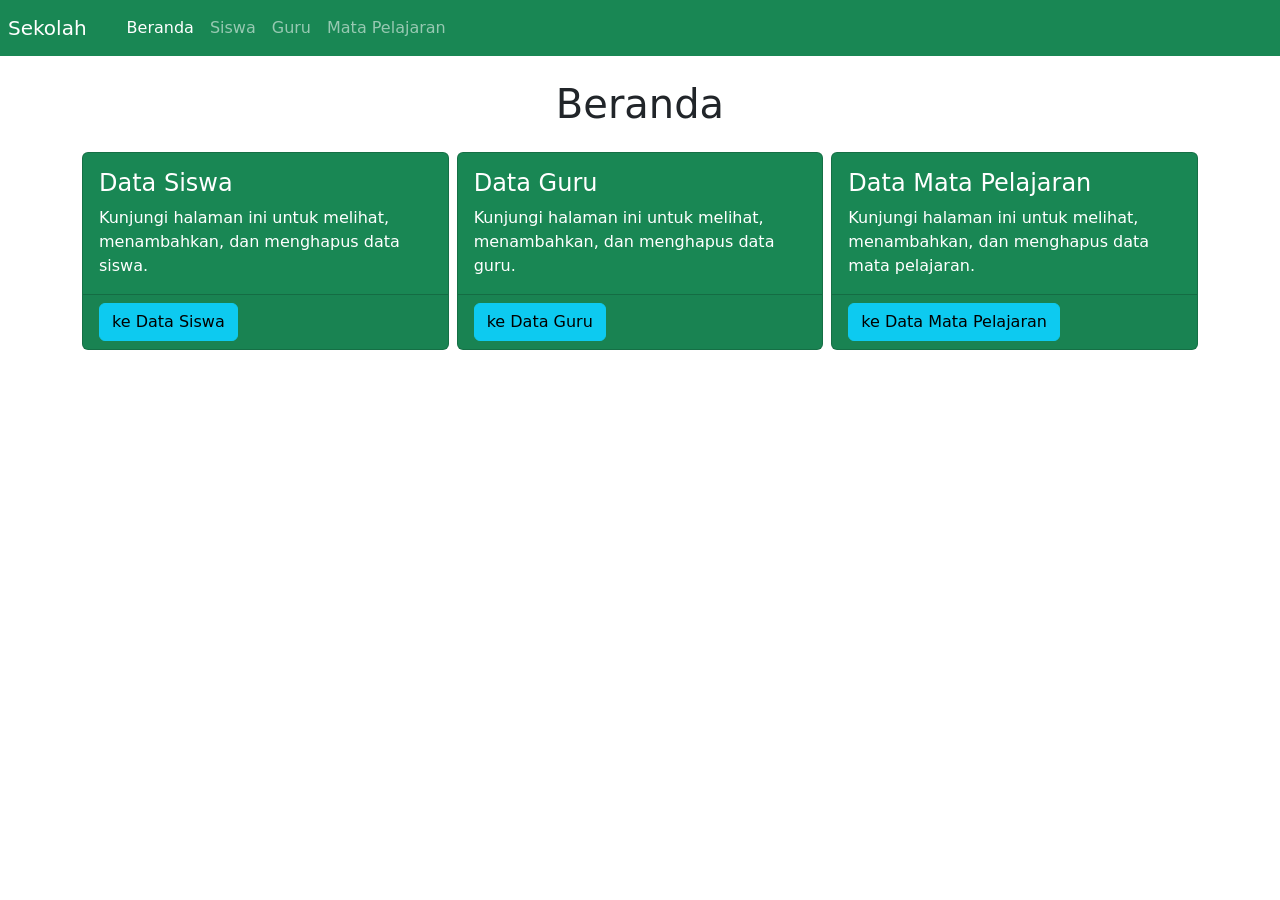
<file: PPB/latihan-modal/index.html>
<!DOCTYPE html>
<html lang="en">
  <head>
    <title>Beranda</title>
    <!-- Required meta tags -->
    <meta http-equiv="X-UA-Compatible" content="IE=edge" />
    <meta name="description" content="Latihan Modal Bootstrap" />
    <meta name="author" content="Scientia" />
    <meta charset="utf-8" />
    <meta
      name="viewport"
      content="width=device-width, initiacol-scale=1, shrink-to-fit=no"
    />

    <!-- Bootstrap CSS v5.2.1 -->
    <link
      href="https://cdn.jsdelivr.net/npm/bootstrap@5.3.2/dist/css/bootstrap.min.css"
      rel="stylesheet"
      integrity="sha384-T3c6CoIi6uLrA9TneNEoa7RxnatzjcDSCmG1MXxSR1GAsXEV/Dwwykc2MPK8M2HN"
      crossorigin="anonymous"
    />
    <head>
      <link
        rel="stylesheet"
        href="https://cdnjs.cloudflare.com/ajax/libs/animate.css/4.1.1/animate.min.css"
      />
    </head>
  </head>

  <body>
    <header>
      <nav class="navbar navbar-expand-md navbar-dark bg-success">
        <a class="navbar-brand ms-2" href="#"> Sekolah</a>
        <button
          class="navbar-toggler d-lg-none"
          type="button"
          data-bs-toggle="collapse"
          data-bs-target="#collapsibleNavId"
          aria-controls="collapsibleNavId"
          aria-expanded="false"
          aria-label="Toggle navigation"
        ></button>
        <div class="collapse navbar-collapse" id="collapsibleNavId">
          <ul class="navbar-nav me-auto mt-2 mt-lg-0">
            <li class="nav-item">
              <a class="nav-link active" href="#" aria-current="page"
                ><span class="visually-hidden"></span
              ></a>
            </li>
            <li class="nav-item">
              <a class="nav-link active" href="index.html">Beranda</a>
            </li>
            <li class="nav-item">
              <a class="nav-link" href="siswa.html">Siswa</a>
            </li>
            <li class="nav-item">
              <a class="nav-link" href="guru.html">Guru</a>
            </li>
            <li class="nav-item">
              <a class="nav-link" href="mapel.html">Mata Pelajaran </a>
            </li>
          </ul>
        </div>
      </nav>
    </header>
    <div class="container">
      <h1 class="my-4 text-center animate__animated animate__bounce">
        Beranda
      </h1>
      <div class="row g-2">
        <div class="col-4">
          <div class="card bg-success text-white">
            <div class="card-body">
              <h4 class="card-title">Data Siswa</h4>
              <p class="card-text">
                Kunjungi halaman ini untuk melihat, menambahkan, dan menghapus
                data siswa.
              </p>
            </div>
            <div class="card-footer">
              <a class="btn btn-info" href="siswa.html" role="button"
                >ke Data Siswa</a
              >
            </div>
          </div>
        </div>
        <div class="col-4">
          <div class="card bg-success text-white">
            <div class="card-body">
              <h4 class="card-title">Data Guru</h4>
              <p class="card-text">
                Kunjungi halaman ini untuk melihat, menambahkan, dan menghapus
                data guru.
              </p>
            </div>
            <div class="card-footer">
              <a class="btn btn-info" href="guru.html" role="button"
                >ke Data Guru</a
              >
            </div>
          </div>
        </div>
        <div class="col-4">
          <div class="card bg-success text-white">
            <div class="card-body">
              <h4 class="card-title">Data Mata Pelajaran</h4>
              <p class="card-text">
                Kunjungi halaman ini untuk melihat, menambahkan, dan menghapus
                data mata pelajaran.
              </p>
            </div>
            <div class="card-footer">
              <a class="btn btn-info" href="mapel.html" role="button"
                >ke Data Mata Pelajaran</a
              >
            </div>
          </div>
        </div>
      </div>
    </div>

    <!-- Bootstrap JavaScript Libraries -->
    <script
      src="https://cdn.jsdelivr.net/npm/@popperjs/core@2.11.8/dist/umd/popper.min.js"
      integrity="sha384-I7E8VVD/ismYTF4hNIPjVp/Zjvgyol6VFvRkX/vR+Vc4jQkC+hVqc2pM8ODewa9r"
      crossorigin="anonymous"
    ></script>

    <script
      src="https://cdn.jsdelivr.net/npm/bootstrap@5.3.2/dist/js/bootstrap.min.js"
      integrity="sha384-BBtl+eGJRgqQAUMxJ7pMwbEyER4l1g+O15P+16Ep7Q9Q+zqX6gSbd85u4mG4QzX+"
      crossorigin="anonymous"
    ></script>

    <footer>
      <!-- place footer here -->
    </footer>
  </body>
</html>
</file>
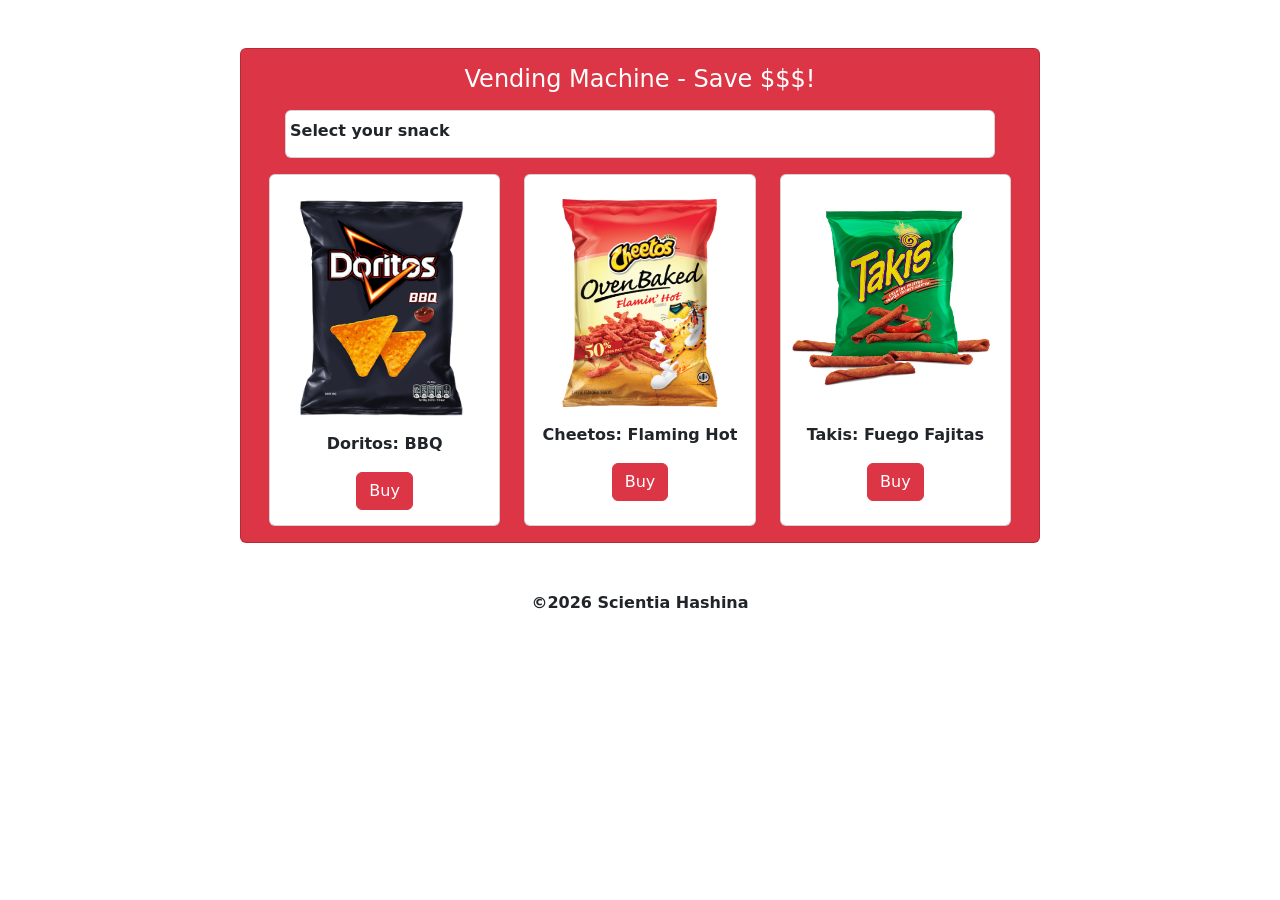
<file: xii-vending-machine/scientias-vending-machine.html>
<!doctype html>
<html lang="en" data-bs-theme="light">
  <head>
    <title>Scientia's Vending Machine</title>
    <!-- Required meta tags -->
    <meta charset="utf-8" />
    <meta name="viewport" content="width=device-width, initial-scale=1" />

    <!-- Bootstrap CSS v5.3.8 -->
    <link
      href="https://cdn.jsdelivr.net/npm/bootstrap@5.3.8/dist/css/bootstrap.min.css"
      rel="stylesheet"
      integrity="sha384-sRIl4kxILFvY47J16cr9ZwB07vP4J8+LH7qKQnuqkuIAvNWLzeN8tE5YBujZqJLB"
      crossorigin="anonymous"
    />
    <style>
      .animate-character {
        background-image: linear-gradient(
          -225deg,
          #ffffff 0%,
          #f557d3 40%,
          #e65e2c 67%,
          #880a0a 100%
        );
        background-size: auto auto;
        background-clip: border-box;
        background-size: 200% auto;
        color: #fff;
        background-clip: text;
        -webkit-background-clip: text;
        -webkit-text-fill-color: transparent;
        animation: textclip 2s linear infinite;
        display: inline-block;
      }

      @keyframes textclip {
        to {
          background-position: 200% center;
        }
      }
    </style>
  </head>

  <body>
    <header>
      <!-- place navbar here -->
    </header>
    <main>
      <div class="container my-5 d-flex justify-content-center">
        <div class="card text-white bg-danger" style="max-width: 50rem">
          <div class="card-body">
            <h4 class="card-title text-center mb-3">
              Vending Machine - Save $$$!
            </h4>
            <div class="container">
              <div class="card fw-semibold mx-3 my-3" style="height: 3rem">
                <p class="mx-1 my-2">Select your snack</p>
              </div>
              <div class="row">
                <div class="col">
                  <div
                    class="card text-center"
                    id="item1"
                    style="height: 22rem"
                  >
                    <img
                      class="card-img-top mt-4"
                      src="img/doritos-bbq.png"
                      alt="Doritos"
                    />
                    <div class="card-body">
                      <p class="card-text text-center fw-bold">Doritos: BBQ</p>
                      <button type="button" class="btn btn-danger">Buy</button>
                    </div>
                  </div>
                </div>
                <div class="col">
                  <div
                    class="card text-center"
                    id="item2"
                    style="height: 22rem"
                  >
                    <img
                      class="card-img-top mt-4"
                      src="img/cheetos-flamingHot.png"
                      alt="Cheetos"
                      style="height: 13rem"
                    />
                    <div class="card-body container">
                      <p class="card-text text-center fw-bold">
                        Cheetos: Flaming Hot
                      </p>
                      <button type="button" class="btn btn-danger">Buy</button>
                    </div>
                  </div>
                </div>
                <div class="col">
                  <div
                    class="card text-center"
                    id="item3"
                    style="height: 22rem"
                  >
                    <img
                      class="card-img-top mt-4"
                      src="img/takis-fuegoFajitas.png"
                      alt="Takis"
                      style="height: 13rem"
                    />
                    <div class="card-body container">
                      <p class="card-text text-center fw-bold">
                        Takis: Fuego Fajitas
                      </p>
                      <button type="button" class="btn btn-danger">Buy</button>
                    </div>
                  </div>
                </div>
              </div>
            </div>
          </div>
        </div>
      </div>
    </main>
    <footer class="fs-6 text-center fw-semibold mb-3">
      <!-- place footer here -->
      &copy;2026 Scientia Hashina
    </footer>
    <!-- Bootstrap JavaScript Bundle (includes Popper) -->
    <script
      src="https://cdn.jsdelivr.net/npm/bootstrap@5.3.8/dist/js/bootstrap.bundle.min.js"
      integrity="sha384-FKyoEForCGlyvwx9Hj09JcYn3nv7wiPVlz7YYwJrWVcXK/BmnVDxM+D2scQbITxI"
      crossorigin="anonymous"
    ></script>
  </body>
</html>
</file>
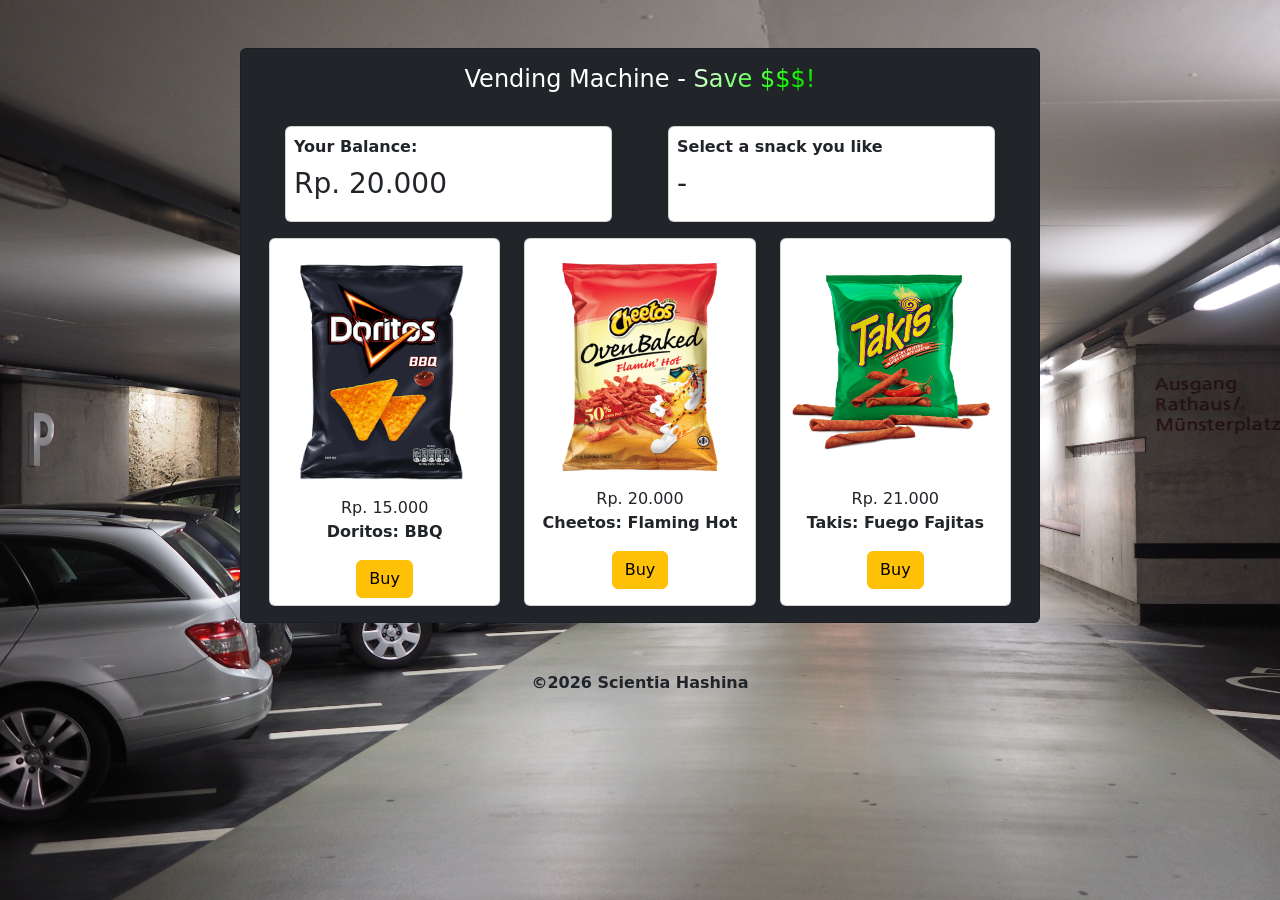
<file: xii-vending-machine/vmachine.html>
<!doctype html>
<html lang="en" data-bs-theme="light">
  <head>
    <title>Scientia's Vending Machine</title>
    <!-- Required meta tags -->
    <meta charset="utf-8" />
    <meta name="viewport" content="width=device-width, initial-scale=1" />

    <!-- Bootstrap CSS v5.3.8 -->
    <link
      href="https://cdn.jsdelivr.net/npm/bootstrap@5.3.8/dist/css/bootstrap.min.css"
      rel="stylesheet"
      integrity="sha384-sRIl4kxILFvY47J16cr9ZwB07vP4J8+LH7qKQnuqkuIAvNWLzeN8tE5YBujZqJLB"
      crossorigin="anonymous"
    />
    <style>
      .animate-character {
        background-image: linear-gradient(
          -225deg,
          #ffffff 0%,
          #15ff00 40%,
          #00a10d 67%,
          #f2ff00 100%
        );
        background-size: auto auto;
        background-clip: border-box;
        background-size: 200% auto;
        color: #fff;
        background-clip: text;
        -webkit-background-clip: text;
        -webkit-text-fill-color: transparent;
        animation: textclip 2s linear infinite;
        display: inline-block;
      }

      @keyframes textclip {
        to {
          background-position: 200% center;
        }
      }

      body {
        background-image: url("img/us-parking-lot-byHansOfPixabay.jpg");
        background-size: 100% 100%;
        background-attachment: fixed;
      }
    </style>
  </head>

  <body>
    <header>
      <!-- place navbar here -->
    </header>
    <main>
      <div class="container my-5 d-flex justify-content-center">
        <div class="card text-white bg-dark" style="max-width: 50rem">
          <div class="card-body">
            <h4 class="card-title text-center mb-3">
              Vending Machine -
              <div class="animate-character">Save $$$!</div>
            </h4>
            <div class="container">
              <div class="row">
                <div class="col">
                  <div class="card mx-3 my-3" style="height: 6rem" id="hasilLabelSaldo">
                    <p class="fw-bold mx-2 mt-2 mb-1">Your Balance:</p>
                    <p class="mx-2 fs-3">Rp. 20.000</p>
                  </div>
                </div>
                <div class="col">
                  <div class="card mx-3 my-3" style="height: 6rem">
                    <p class="fw-bold mx-2 mt-2 mb-1" id="hasilHargaMinuman">
                      Select a snack you like
                    </p>
                    <p class="mx-2 fs-3" id="hasilMinuman">-</p>
                  </div>
                </div>
              </div>
              <div class="row">
                <div class="col">
                  <div
                    class="card text-center"
                    id="item1"
                    style="height: 23rem"
                  >
                    <img
                      class="card-img-top mt-4"
                      src="img/doritos-bbq.png"
                      alt="Doritos"
                    />
                    <div class="card-body">
                      <p class="text-center mb-0">Rp. 15.000</p>
                      <p class="card-text text-center fw-bold">Doritos: BBQ</p>
                      <button
                        type="button"
                        class="btn btn-warning"
                        onclick="Vmachine('Doritos', '15000')"
                      >
                        Buy
                      </button>
                    </div>
                  </div>
                </div>
                <div class="col">
                  <div
                    class="card text-center"
                    id="item2"
                    style="height: 23rem"
                  >
                    <img
                      class="card-img-top mt-4"
                      src="img/cheetos-flamingHot.png"
                      alt="Cheetos"
                      style="height: 13rem"
                    />
                    <div class="card-body container">
                      <p class="text-center mb-0">Rp. 20.000</p>
                      <p class="card-text text-center fw-bold">
                        Cheetos: Flaming Hot
                      </p>
                      <button
                        type="button"
                        onclick="Vmachine('Cheetos', '20000')"
                        class="btn btn-warning"
                      >
                        Buy
                      </button>
                    </div>
                  </div>
                </div>
                <div class="col">
                  <div
                    class="card text-center"
                    id="item3"
                    style="height: 23rem"
                  >
                    <img
                      class="card-img-top mt-4"
                      src="img/takis-fuegoFajitas.png"
                      alt="Takis"
                      style="height: 13rem"
                    />
                    <div class="card-body container">
                      <p class="text-center mb-0">Rp. 21.000</p>
                      <p class="card-text text-center fw-bold">
                        Takis: Fuego Fajitas
                      </p>
                      <button
                        type="button"
                        onclick="Vmachine('Takis', '21000')"
                        class="btn btn-warning"
                      >
                        Buy
                      </button>
                    </div>
                  </div>
                </div>
              </div>
            </div>
          </div>
        </div>
      </div>
    </main>
    <footer class="fs-6 text-center fw-semibold mb-3">
      <!-- place footer here -->
      &copy;2026 Scientia Hashina
    </footer>
    <!-- Bootstrap JavaScript Bundle (includes Popper) -->
    <script
      src="https://cdn.jsdelivr.net/npm/bootstrap@5.3.8/dist/js/bootstrap.bundle.min.js"
      integrity="sha384-FKyoEForCGlyvwx9Hj09JcYn3nv7wiPVlz7YYwJrWVcXK/BmnVDxM+D2scQbITxI"
      crossorigin="anonymous"
    ></script>
    <script>
      let saldo = 20000;
      function Vmachine(menu, harga) {
        document.getElementById("hasilMinuman").innerHTML = menu;
        document.getElementById("hasilHargaMinuman").innerHTML = harga;
        
        const LabelSaldo = document.getElementById("hasilLabelSaldo");
        
        if (saldo >= harga) {
          console.log("Kamu bisa beli makanan ini");
          LabelSaldo.classList.remove("bg-danger");
        }else{
          LabelSaldo.classList.add("bg-danger");
          console.log("Kamu tidak bisa beli makanan ini");
        }
      }
    </script>
  </body>
</html>
</file>
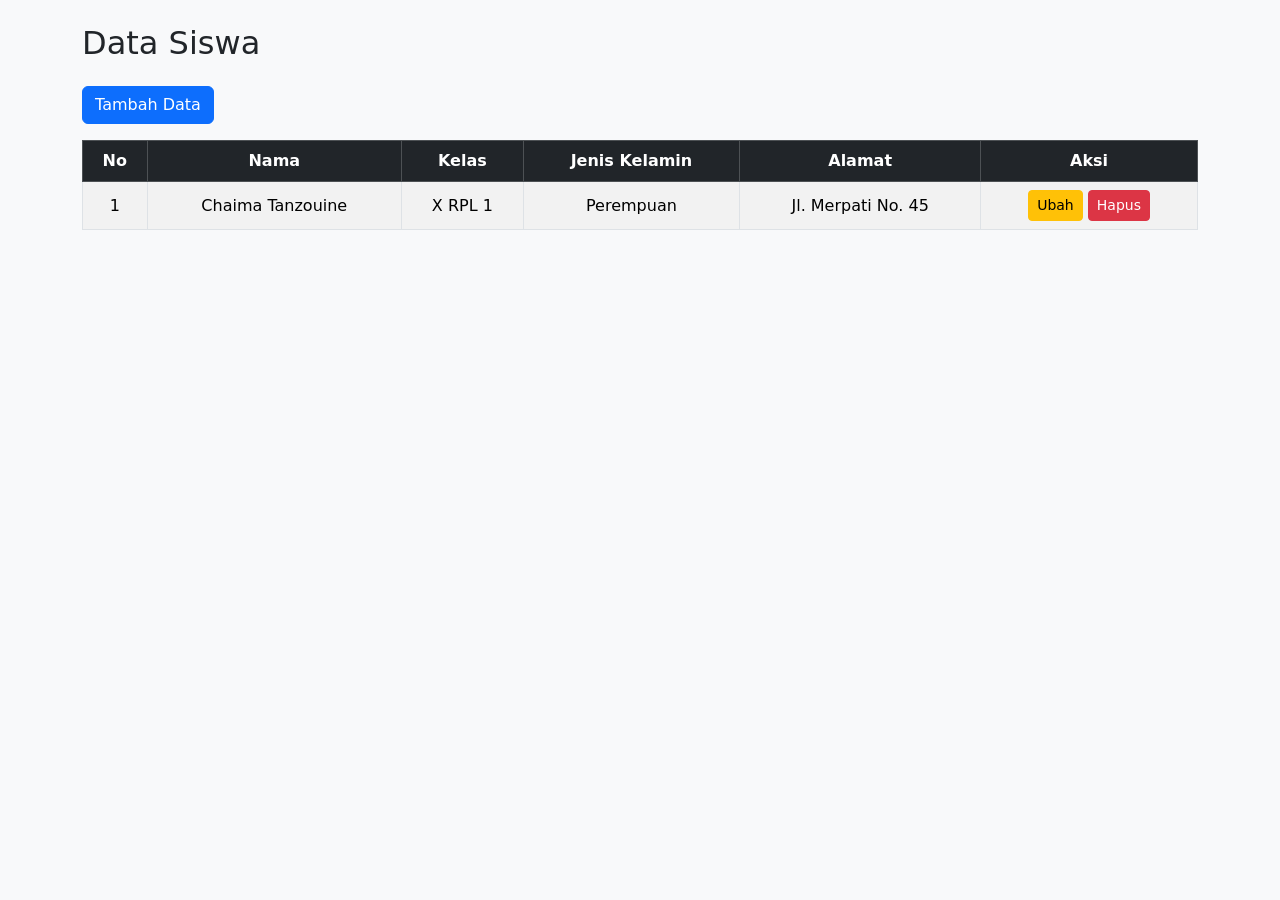
<file: PPB/latihan-modal/check.html>
<!DOCTYPE html>
<html lang="en">
  <head>
    <meta charset="UTF-8" />
    <meta name="viewport" content="width=device-width, initial-scale=1.0" />
    <title>CRUD Data Siswa</title>
    <link
      href="https://cdn.jsdelivr.net/npm/bootstrap@5.3.2/dist/css/bootstrap.min.css"
      rel="stylesheet"
    />
  </head>
  <body class="bg-light">
    <div class="container py-4">
      <h2 class="mb-4">Data Siswa</h2>

      <!-- Button Tambah -->
      <button
        class="btn btn-primary mb-3"
        data-bs-toggle="modal"
        data-bs-target="#tambahDataModal"
      >
        Tambah Data
      </button>

      <!-- Table -->
      <table class="table table-bordered table-striped align-middle text-center">
        <thead class="table-dark">
          <tr>
            <th>No</th>
            <th>Nama</th>
            <th>Kelas</th>
            <th>Jenis Kelamin</th>
            <th>Alamat</th>
            <th>Aksi</th>
          </tr>
        </thead>
        <tbody id="siswaTableBody">
          <tr>
            <td>1</td>
            <td>Chaima Tanzouine</td>
            <td>X RPL 1</td>
            <td>Perempuan</td>
            <td>Jl. Merpati No. 45</td>
            <td>
              <button
                type="button"
                class="btn btn-warning btn-sm btn-ubah"
                data-bs-toggle="modal"
                data-bs-target="#editDataModal"
              >
                Ubah
              </button>
              <button type="button" class="btn btn-danger btn-sm btn-hapus">
                Hapus
              </button>
            </td>
          </tr>
        </tbody>
      </table>
    </div>

    <!-- Modal Tambah Data -->
    <div class="modal fade" id="tambahDataModal" tabindex="-1" aria-hidden="true">
      <div class="modal-dialog">
        <div class="modal-content">
          <div class="modal-header">
            <h5 class="modal-title">Tambah Data Siswa</h5>
            <button type="button" class="btn-close" data-bs-dismiss="modal"></button>
          </div>
          <div class="modal-body">
            <div class="mb-3">
              <label for="inputNama" class="form-label">Nama Siswa</label>
              <input type="text" id="inputNama" class="form-control" />
            </div>
            <div class="mb-3">
              <label for="selectKelas" class="form-label">Kelas</label>
              <select id="selectKelas" class="form-select">
                <option value="" selected disabled>Pilih Kelas</option>
                <option value="X RPL 1">X RPL 1</option>
                <option value="X RPL 2">X RPL 2</option>
                <option value="XI RPL 1">XI RPL 1</option>
                <option value="XI RPL 2">XI RPL 2</option>
                <option value="XII RPL 1">XII RPL 1</option>
                <option value="XII RPL 2">XII RPL 2</option>
              </select>
            </div>
            <div class="mb-3">
              <label class="form-label">Jenis Kelamin</label><br />
              <div class="form-check form-check-inline">
                <input
                  class="form-check-input"
                  type="radio"
                  name="jkRadio"
                  id="jkL"
                  value="Laki-laki"
                />
                <label class="form-check-label" for="jkL">Laki-laki</label>
              </div>
              <div class="form-check form-check-inline">
                <input
                  class="form-check-input"
                  type="radio"
                  name="jkRadio"
                  id="jkP"
                  value="Perempuan"
                />
                <label class="form-check-label" for="jkP">Perempuan</label>
              </div>
            </div>
            <div class="mb-3">
              <label for="inputAlamat" class="form-label">Alamat</label>
              <textarea id="inputAlamat" class="form-control" rows="3"></textarea>
            </div>
          </div>
          <div class="modal-footer">
            <button
              type="button"
              class="btn btn-secondary"
              data-bs-dismiss="modal"
            >
              Batal
            </button>
            <button type="button" class="btn btn-primary" id="btnSimpanTambah">
              Simpan
            </button>
          </div>
        </div>
      </div>
    </div>

    <!-- Modal Edit Data -->
    <div class="modal fade" id="editDataModal" tabindex="-1" aria-hidden="true">
      <div class="modal-dialog">
        <div class="modal-content">
          <div class="modal-header">
            <h5 class="modal-title">Edit Data Siswa</h5>
            <button type="button" class="btn-close" data-bs-dismiss="modal"></button>
          </div>
          <div class="modal-body">
            <div class="mb-3">
              <label for="editNama" class="form-label">Nama Siswa</label>
              <input type="text" id="editNama" class="form-control" />
            </div>
            <div class="mb-3">
              <label for="editKelas" class="form-label">Kelas</label>
              <select id="editKelas" class="form-select">
                <option value="X RPL 1">X RPL 1</option>
                <option value="X RPL 2">X RPL 2</option>
                <option value="XI RPL 1">XI RPL 1</option>
                <option value="XI RPL 2">XI RPL 2</option>
                <option value="XII RPL 1">XII RPL 1</option>
                <option value="XII RPL 2">XII RPL 2</option>
              </select>
            </div>
            <div class="mb-3">
              <label class="form-label">Jenis Kelamin</label><br />
              <div class="form-check form-check-inline">
                <input
                  class="form-check-input"
                  type="radio"
                  name="editJkRadio"
                  id="editJkL"
                  value="Laki-laki"
                />
                <label class="form-check-label" for="editJkL">Laki-laki</label>
              </div>
              <div class="form-check form-check-inline">
                <input
                  class="form-check-input"
                  type="radio"
                  name="editJkRadio"
                  id="editJkP"
                  value="Perempuan"
                />
                <label class="form-check-label" for="editJkP">Perempuan</label>
              </div>
            </div>
            <div class="mb-3">
              <label for="editAlamat" class="form-label">Alamat</label>
              <textarea id="editAlamat" class="form-control" rows="3"></textarea>
            </div>
          </div>
          <div class="modal-footer">
            <button
              type="button"
              class="btn btn-secondary"
              data-bs-dismiss="modal"
            >
              Batal
            </button>
            <button type="button" class="btn btn-success" id="btnSimpanEdit">
              Simpan Perubahan
            </button>
          </div>
        </div>
      </div>
    </div>

    <!-- Scripts -->
    <script src="https://cdn.jsdelivr.net/npm/bootstrap@5.3.2/dist/js/bootstrap.bundle.min.js"></script>
    <script>
      const tbody = document.getElementById("siswaTableBody");

      // Tambah Data
      document.getElementById("btnSimpanTambah").addEventListener("click", () => {
        const nama = document.getElementById("inputNama").value.trim();
        const kelas = document.getElementById("selectKelas").value;
        const jk =
          document.querySelector("input[name='jkRadio']:checked")?.value || "";
        const alamat = document.getElementById("inputAlamat").value.trim();

        if (!nama || !kelas || !jk || !alamat) {
          alert("Semua field harus diisi!");
          return;
        }

        const newRow = document.createElement("tr");
        newRow.innerHTML = `
          <td></td>
          <td>${nama}</td>
          <td>${kelas}</td>
          <td>${jk}</td>
          <td>${alamat}</td>
          <td>
            <button type="button" class="btn btn-warning btn-sm btn-ubah" data-bs-toggle="modal" data-bs-target="#editDataModal">Ubah</button>
            <button type="button" class="btn btn-danger btn-sm btn-hapus">Hapus</button>
          </td>
        `;
        tbody.appendChild(newRow);
        updateNomor();

        // Reset form
        document.getElementById("inputNama").value = "";
        document.getElementById("selectKelas").value = "";
        document.querySelectorAll("input[name='jkRadio']").forEach((el) => (el.checked = false));
        document.getElementById("inputAlamat").value = "";

        bootstrap.Modal.getInstance(
          document.getElementById("tambahDataModal")
        ).hide();
      });

      // Event Delegation for Edit & Delete
      let rowToEdit = null;
      tbody.addEventListener("click", (e) => {
        if (e.target.classList.contains("btn-ubah")) {
          rowToEdit = e.target.closest("tr
</file>
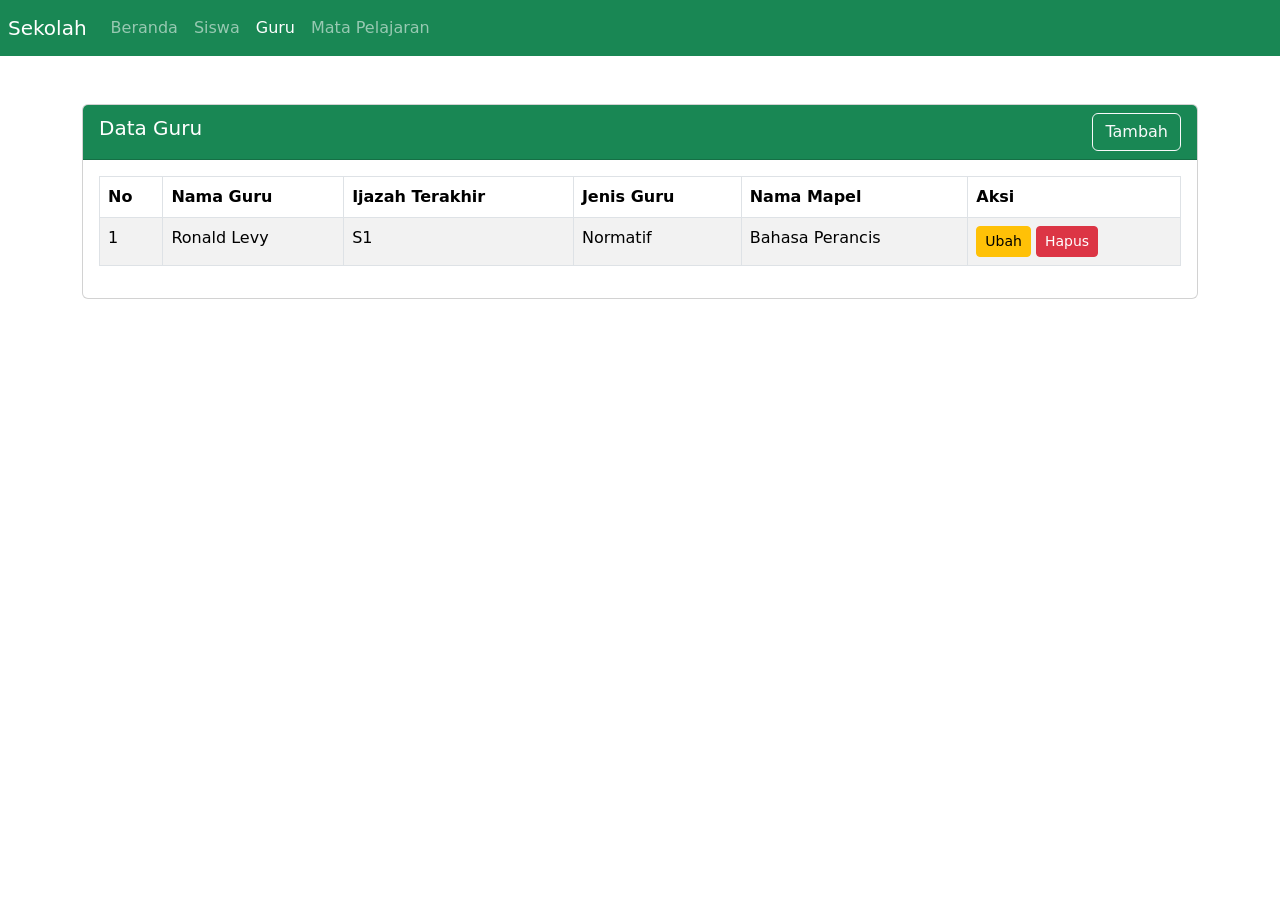
<file: PPB/latihan-modal/guru.html>
<!DOCTYPE html>
<html lang="en">
  <head>
    <title>Data Guru</title>
    <!-- Required meta tags -->
    <meta http-equiv="X-UA-Compatible" content="IE=edge" />
    <meta name="description" content="Latihan Modal Bootstrap" />
    <meta name="author" content="Scientia" />
    <meta charset="utf-8" />
    <meta
      name="viewport"
      content="width=device-width, initial-scale=1, shrink-to-fit=no"
    />

    <!-- Bootstrap CSS v5.2.1 -->
    <link
      href="https://cdn.jsdelivr.net/npm/bootstrap@5.3.2/dist/css/bootstrap.min.css"
      rel="stylesheet"
      crossorigin="anonymous"
    />
  </head>

  <body>
    <header>
      <nav class="navbar navbar-expand-md navbar-dark bg-success">
        <a class="navbar-brand ms-2" href="#"> Sekolah</a>
        <button
          class="navbar-toggler d-lg-none"
          type="button"
          data-bs-toggle="collapse"
          data-bs-target="#collapsibleNavId"
          aria-controls="collapsibleNavId"
          aria-expanded="false"
          aria-label="Toggle navigation"
        ></button>
        <div class="collapse navbar-collapse" id="collapsibleNavId">
          <ul class="navbar-nav me-auto mt-2 mt-lg-0">
            <li class="nav-item"><a class="nav-link" href="index.html">Beranda</a></li>
            <li class="nav-item"><a class="nav-link" href="siswa.html">Siswa</a></li>
            <li class="nav-item"><a class="nav-link active" href="guru.html">Guru</a></li>
            <li class="nav-item"><a class="nav-link" href="mapel.html">Mata Pelajaran</a></li>
          </ul>
        </div>
      </nav>
    </header>

    <div class="container">
      <div class="card mt-5">
        <div class="card-header bg-success text-white">
          <div class="row">
            <div class="col d-flex">
              <div class="card-title fs-5">Data Guru</div>
              <div class="col text-end">
                <button
                  type="button"
                  class="btn btn-outline-light float-end"
                  data-bs-toggle="modal"
                  data-bs-target="#tambahDataModal"
                >
                  Tambah
                </button>
              </div>
            </div>
          </div>
        </div>
        <div class="card-body">
          <table class="table table-bordered table-striped" id="guruTable">
            <thead>
              <tr>
                <th>No</th>
                <th>Nama Guru</th>
                <th>Ijazah Terakhir</th>
                <th>Jenis Guru</th>
                <th>Nama Mapel</th>
                <th>Aksi</th>
              </tr>
            </thead>
            <tbody>
              <tr>
                <td>1</td>
                <td>Ronald Levy</td>
                <td>S1</td>
                <td>Normatif</td>
                <td>Bahasa Perancis</td>
                <td>
                  <button type="button" class="btn btn-warning btn-sm btn-edit" data-bs-toggle="modal" data-bs-target="#editDataModal">Ubah</button>
                  <button type="button" class="btn btn-danger btn-sm btn-delete">Hapus</button>
                </td>
              </tr>
            </tbody>
          </table>
        </div>
      </div>
    </div>

    <!-- Modal Tambah -->
    <div class="modal fade" id="tambahDataModal" tabindex="-1" aria-hidden="true">
      <div class="modal-dialog">
        <div class="modal-content">
          <form id="tambahForm">
            <div class="modal-header">
              <h5 class="modal-title">Tambah Data Guru</h5>
              <button type="button" class="btn-close" data-bs-dismiss="modal"></button>
            </div>
            <div class="modal-body">
              <div class="mb-3">
                <label for="tambahNama" class="form-label">Nama Guru</label>
                <input type="text" id="tambahNama" class="form-control" required />
              </div>
              <div class="mb-3">
                <label for="tambahIjazah" class="form-label">Ijazah Terakhir</label>
                <select id="tambahIjazah" class="form-select" required>
                  <option value="" selected disabled>Pilih Tingkatan</option>
                  <option>SMP</option>
                  <option>SMA</option>
                  <option>S1</option>
                  <option>S2</option>
                  <option>S3</option>
                </select>
              </div>
              <div class="mb-3">
                <label class="form-label">Jenis Guru</label><br />
                <div class="form-check form-check-inline">
                  <input class="form-check-input" type="radio" name="tambahJenis" id="tambahProduktif" value="Produktif" required />
                  <label class="form-check-label" for="tambahProduktif">Produktif</label>
                </div>
                <div class="form-check form-check-inline">
                  <input class="form-check-input" type="radio" name="tambahJenis" id="tambahNormatif" value="Normatif" />
                  <label class="form-check-label" for="tambahNormatif">Normatif</label>
                </div>
              </div>
              <div class="mb-3">
                <label for="tambahMapel" class="form-label">Nama Mapel</label>
                <input type="text" id="tambahMapel" class="form-control" required />
              </div>
            </div>
            <div class="modal-footer">
              <button type="button" class="btn btn-secondary" data-bs-dismiss="modal">Batal</button>
              <button type="submit" class="btn btn-primary">Simpan</button>
            </div>
          </form>
        </div>
      </div>
    </div>

    <!-- Modal Edit -->
    <div class="modal fade" id="editDataModal" tabindex="-1" aria-hidden="true">
      <div class="modal-dialog">
        <div class="modal-content">
          <form id="editForm">
            <div class="modal-header">
              <h5 class="modal-title">Ubah Data Guru</h5>
              <button type="button" class="btn-close" data-bs-dismiss="modal"></button>
            </div>
            <div class="modal-body">
              <input type="hidden" id="editIndex" />
              <div class="mb-3">
                <label for="editNama" class="form-label">Nama Guru</label>
                <input type="text" id="editNama" class="form-control" required />
              </div>
              <div class="mb-3">
                <label for="editIjazah" class="form-label">Ijazah Terakhir</label>
                <select id="editIjazah" class="form-select" required>
                  <option>SMP</option>
                  <option>SMA</option>
                  <option>S1</option>
                  <option>S2</option>
                  <option>S3</option>
                </select>
              </div>
              <div class="mb-3">
                <label class="form-label">Jenis Guru</label><br />
                <div class="form-check form-check-inline">
                  <input class="form-check-input" type="radio" name="editJenis" id="editProduktif" value="Produktif" required />
                  <label class="form-check-label" for="editProduktif">Produktif</label>
                </div>
                <div class="form-check form-check-inline">
                  <input class="form-check-input" type="radio" name="editJenis" id="editNormatif" value="Normatif" />
                  <label class="form-check-label" for="editNormatif">Normatif</label>
                </div>
              </div>
              <div class="mb-3">
                <label for="editMapel" class="form-label">Nama Mapel</label>
                <input type="text" id="editMapel" class="form-control" required />
              </div>
            </div>
            <div class="modal-footer">
              <button type="button" class="btn btn-secondary" data-bs-dismiss="modal">Batal</button>
              <button type="submit" class="btn btn-primary">Simpan</button>
            </div>
          </form>
        </div>
      </div>
    </div>

    <!-- Bootstrap JS -->
    <script src="https://cdn.jsdelivr.net/npm/bootstrap@5.3.2/dist/js/bootstrap.bundle.min.js"></script>

    <script>
      const tableBody = document.querySelector("#guruTable tbody");

      // Tambah
      document.querySelector("#tambahForm").addEventListener("submit", function (e) {
        e.preventDefault();
        const nama = document.querySelector("#tambahNama").value;
        const ijazah = document.querySelector("#tambahIjazah").value;
        const jenis = document.querySelector("input[name='tambahJenis']:checked").value;
        const mapel = document.querySelector("#tambahMapel").value;

        const rowCount = tableBody.rows.length + 1;
        const newRow = `
          <tr>
            <td>${rowCount}</td>
            <td>${nama}</td>
            <td>${ijazah}</td>
            <td>${jenis}</td>
            <td>${mapel}</td>
            <td>
              <button type="button" class="btn btn-warning btn-sm btn-edit" data-bs-toggle="modal" data-bs-target="#editDataModal">Ubah</button>
              <button type="button" class="btn btn-danger btn-sm btn-delete">Hapus</button>
            </td>
          </tr>
        `;
        tableBody.insertAdjacentHTML("beforeend", newRow);
        document.querySelector("#tambahForm").reset();
        bootstrap.Modal.getInstance(document.querySelector("#tambahDataModal")).hide();
      });

      // Load into edit form
      tableBody.addEventListener("click", function (e) {
        if (e.target.classList.contains("btn-edit")) {
          const row = e.target.closest("tr");
          document.querySelector("#editIndex").value = row.rowIndex - 1;
          document.querySelector("#editNama").value = row.cells[1].textContent;
          document.querySelector("#editIjazah").value = row.cells[2].textContent;
          document.querySelector(`#edit${row.cells[3]}`).checked = true;
          document.querySelector("#editMapel").value = row.cells[4].textContent;
        }
      });

      // Simpan edit
      document.querySelector("#editForm").addEventListener("submit", function (e) {
        e.preventDefault();
        const index = document.querySelector("#editIndex").value;
        const row = tableBody.rows[index];
        row.cells[1].textContent = document.querySelector("#editNama").value;
        row.cells[2].textContent = document.querySelector("#editIjazah").value;
        row.cells[3].textContent = document.querySelector("input[name='editJenis']:checked").value;
        row.cells[4].textContent = document.querySelector("#editMapel").value;
        bootstrap.Modal.getInstance(document.querySelector("#editDataModal")).hide();
      });

      // Hapus
      tableBody.addEventListener("click", function (e) {
        if (e.target.classList.contains("btn-delete")) {
          e.target.closest("tr").remove();
          [...tableBody.rows].forEach((row, i) => row.cells[0].textContent = i + 1);
        }
      });
    </script>
  </body>
</html>
</file>
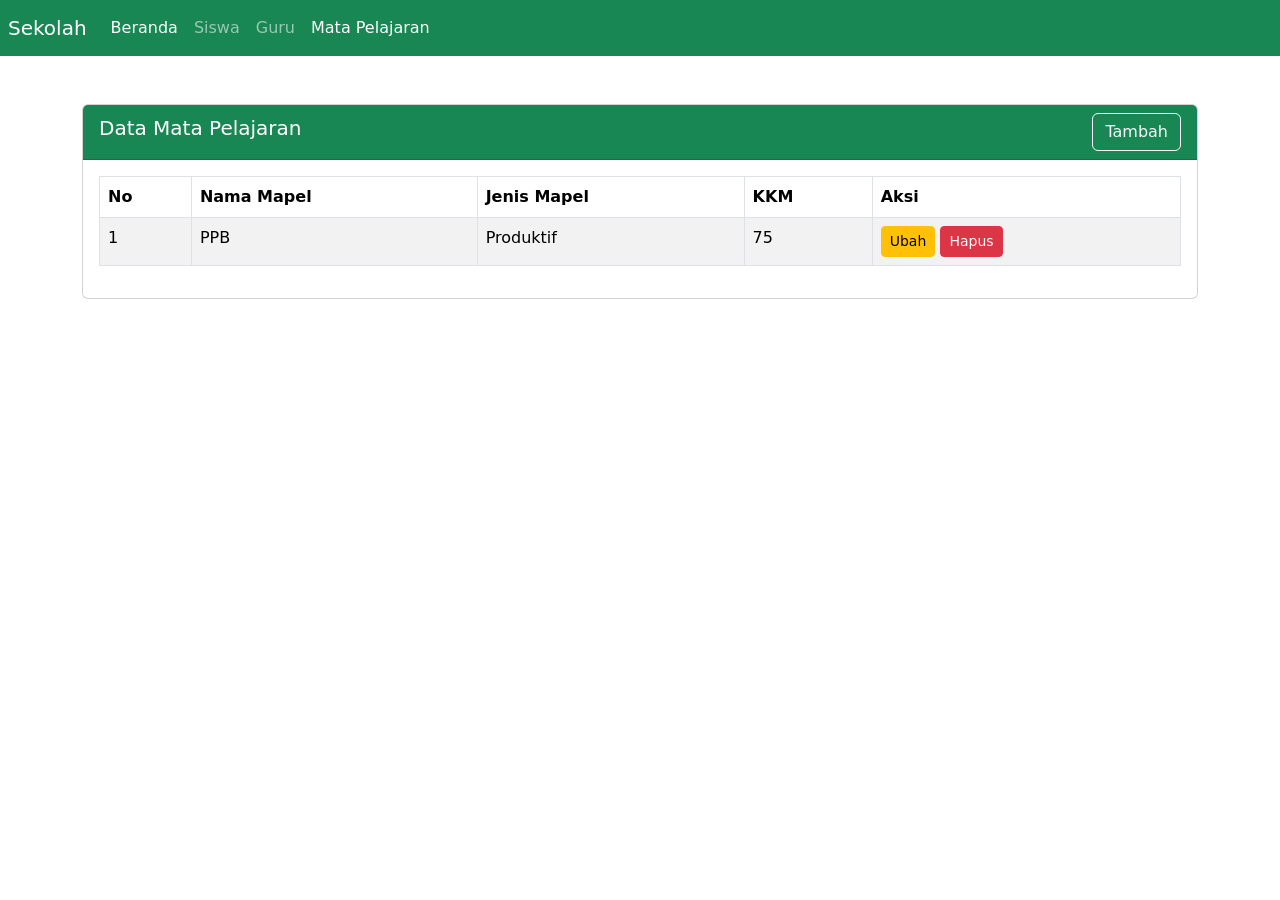
<file: PPB/latihan-modal/mapel.html>
<!DOCTYPE html>
<html lang="en">
  <head>
    <title>Data Mata Pelajaran</title>
    <!-- Required meta tags -->
    <meta http-equiv="X-UA-Compatible" content="IE=edge" />
    <meta name="description" content="Latihan Modal Bootstrap" />
    <meta name="author" content="Scientia" />
    <meta charset="utf-8" />
    <meta
      name="viewport"
      content="width=device-width, initial-scale=1, shrink-to-fit=no"
    />

    <!-- Bootstrap CSS v5.2.1 -->
    <link
      href="https://cdn.jsdelivr.net/npm/bootstrap@5.3.2/dist/css/bootstrap.min.css"
      rel="stylesheet"
      integrity="sha384-T3c6CoIi6uLrA9TneNEoa7RxnatzjcDSCmG1MXxSR1GAsXEV/Dwwykc2MPK8M2HN"
      crossorigin="anonymous"
    />
  </head>

  <body>
    <header>
      <nav class="navbar navbar-expand-md navbar-dark bg-success">
        <a class="navbar-brand ms-2" href="#"> Sekolah</a>
        <button
          class="navbar-toggler d-lg-none"
          type="button"
          data-bs-toggle="collapse"
          data-bs-target="#collapsibleNavId"
          aria-controls="collapsibleNavId"
          aria-expanded="false"
          aria-label="Toggle navigation"
        ></button>
        <div class="collapse navbar-collapse" id="collapsibleNavId">
          <ul class="navbar-nav me-auto mt-2 mt-lg-0">
            <li class="nav-item">
              <a class="nav-link active" href="#">Beranda</a>
            </li>
            <li class="nav-item">
              <a class="nav-link" href="index.html">Siswa</a>
            </li>
            <li class="nav-item">
              <a class="nav-link" href="guru.html">Guru</a>
            </li>
            <li class="nav-item">
              <a class="nav-link active" href="mapel.html">Mata Pelajaran </a>
            </li>
          </ul>
        </div>
      </nav>
    </header>

    <div class="container">
      <div class="card mt-5">
        <div class="card-header bg-success text-white">
          <div class="row">
            <div class="col d-flex">
              <div class="card-title fs-5">Data Mata Pelajaran</div>
              <div class="col text-end">
                <button
                  type="button"
                  class="btn btn-outline-light float-end"
                  data-bs-toggle="modal"
                  data-bs-target="#tambahDataModal"
                >
                  Tambah
                </button>
              </div>
            </div>
          </div>
        </div>
        <div class="card-body">
          <table class="table table-bordered table-striped" id="mapelTable">
            <thead>
              <tr>
                <th>No</th>
                <th>Nama Mapel</th>
                <th>Jenis Mapel</th>
                <th>KKM</th>
                <th>Aksi</th>
              </tr>
            </thead>
            <tbody>
              <tr>
                <td>1</td>
                <td>PPB</td>
                <td>Produktif</td>
                <td>75</td>
                <td>
                  <button
                    type="button"
                    class="btn btn-warning btn-sm btn-edit"
                    data-bs-toggle="modal"
                    data-bs-target="#editDataModal"
                  >
                    Ubah
                  </button>
                  <button
                    type="button"
                    class="btn btn-danger btn-sm btn-delete"
                  >
                    Hapus
                  </button>
                </td>
              </tr>
            </tbody>
          </table>
        </div>
      </div>
    </div>

    <!-- Modal Tambah -->
    <div
      class="modal fade"
      id="tambahDataModal"
      tabindex="-1"
      aria-hidden="true"
    >
      <div class="modal-dialog">
        <div class="modal-content">
          <div class="modal-header">
            <h5 class="modal-title">Tambah Data Mata Pelajaran</h5>
            <button type="button" class="btn-close" data-bs-dismiss="modal"></button>
          </div>
          <div class="modal-body">
            <form id="tambahForm">
              <div class="mb-3 row">
                <label for="tambahNama" class="col-sm-3 col-form-label">Nama Mapel</label>
                <div class="col-sm-9">
                  <input type="text" id="tambahNama" class="form-control" required />
                </div>
              </div>

              <div class="mb-3 row">
                <label class="col-sm-3 col-form-label">Jenis Mapel</label>
                <div class="col-sm-9">
                  <div class="form-check form-check-inline">
                    <input class="form-check-input" type="radio" name="tambahJenis" id="tambahProduktif" value="Produktif" required>
                    <label class="form-check-label" for="tambahProduktif">Produktif</label>
                  </div>
                  <div class="form-check form-check-inline">
                    <input class="form-check-input" type="radio" name="tambahJenis" id="tambahNormatif" value="Normatif">
                    <label class="form-check-label" for="tambahNormatif">Normatif</label>
                  </div>
                </div>
              </div>

              <div class="mb-3 row">
                <label for="tambahKKM" class="col-sm-3 col-form-label">KKM</label>
                <div class="col-sm-9">
                  <input type="number" id="tambahKKM" class="form-control" required />
                </div>
              </div>
              <div class="modal-footer">
                <button type="button" class="btn btn-secondary" data-bs-dismiss="modal">Batal</button>
                <button type="submit" class="btn btn-primary">Simpan</button>
              </div>
            </form>
          </div>
        </div>
      </div>
    </div>

    <!-- Modal Edit -->
    <div
      class="modal fade"
      id="editDataModal"
      tabindex="-1"
      aria-hidden="true"
    >
      <div class="modal-dialog">
        <div class="modal-content">
          <div class="modal-header">
            <h5 class="modal-title">Ubah Data Mata Pelajaran</h5>
            <button type="button" class="btn-close" data-bs-dismiss="modal"></button>
          </div>
          <div class="modal-body">
            <form id="editForm">
              <input type="hidden" id="editIndex" />
              <div class="mb-3 row">
                <label for="editNama" class="col-sm-3 col-form-label">Nama Mapel</label>
                <div class="col-sm-9">
                  <input type="text" id="editNama" class="form-control" required />
                </div>
              </div>

              <div class="mb-3 row">
                <label class="col-sm-3 col-form-label">Jenis Mapel</label>
                <div class="col-sm-9">
                  <div class="form-check form-check-inline">
                    <input class="form-check-input" type="radio" name="editJenis" id="editProduktif" value="Produktif" required>
                    <label class="form-check-label" for="editProduktif">Produktif</label>
                  </div>
                  <div class="form-check form-check-inline">
                    <input class="form-check-input" type="radio" name="editJenis" id="editNormatif" value="Normatif">
                    <label class="form-check-label" for="editNormatif">Normatif</label>
                  </div>
                </div>
              </div>

              <div class="mb-3 row">
                <label for="editKKM" class="col-sm-3 col-form-label">KKM</label>
                <div class="col-sm-9">
                  <input type="number" id="editKKM" class="form-control" required />
                </div>
              </div>
              <div class="modal-footer">
                <button type="button" class="btn btn-secondary" data-bs-dismiss="modal">Batal</button>
                <button type="submit" class="btn btn-primary">Simpan</button>
              </div>
            </form>
          </div>
        </div>
      </div>
    </div>

    <!-- Bootstrap JS -->
    <script src="https://cdn.jsdelivr.net/npm/bootstrap@5.3.2/dist/js/bootstrap.bundle.min.js"></script>

    <script>
      const tableBody = document.querySelector("#mapelTable tbody");

      // Tambah
      document.querySelector("#tambahForm").addEventListener("submit", function(e) {
        e.preventDefault();
        const nama = document.querySelector("#tambahNama").value;
        const jenis = document.querySelector("input[name='tambahJenis']:checked").value;
        const kkm = document.querySelector("#tambahKKM").value;

        const rowCount = tableBody.rows.length + 1;
        const newRow = `
          <tr>
            <td>${rowCount}</td>
            <td>${nama}</td>
            <td>${jenis}</td>
            <td>${kkm}</td>
            <td>
              <button type="button" class="btn btn-warning btn-sm btn-edit" data-bs-toggle="modal" data-bs-target="#editDataModal">Ubah</button>
              <button type="button" class="btn btn-danger btn-sm btn-delete">Hapus</button>
            </td>
          </tr>
        `;
        tableBody.insertAdjacentHTML("beforeend", newRow);
        document.querySelector("#tambahForm").reset();
        bootstrap.Modal.getInstance(document.querySelector("#tambahDataModal")).hide();
      });

      // Edit
      tableBody.addEventListener("click", function(e) {
        if (e.target.classList.contains("btn-edit")) {
          const row = e.target.closest("tr");
          document.querySelector("#editIndex").value = row.rowIndex - 1;
          document.querySelector("#editNama").value = row.cells[1].textContent;
          document.querySelector(`#edit${row.cells[2].textContent}`).checked = true;
          document.querySelector("#editKKM").value = row.cells[3].textContent;
        }
      });

      document.querySelector("#editForm").addEventListener("submit", function(e) {
        e.preventDefault();
        const index = document.querySelector("#editIndex").value;
        const row = tableBody.rows[index];
        row.cells[1].textContent = document.querySelector("#editNama").value;
        row.cells[2].textContent = document.querySelector("input[name='editJenis']:checked").value;
        row.cells[3].textContent = document.querySelector("#editKKM").value;
        bootstrap.Modal.getInstance(document.querySelector("#editDataModal")).hide();
      });

      // Hapus
      tableBody.addEventListener("click", function(e) {
        if (e.target.classList.contains("btn-delete")) {
          e.target.closest("tr").remove();
          [...tableBody.rows].forEach((row, i) => row.cells[0].textContent = i + 1);
        }
      });
    </script>
  </body>
</html>
</file>
<file: laravel11-scientia/public/vendors/plyr/plyr.css>
@keyframes plyr-progress{to{background-position:25px 0;background-position:var(--plyr-progress-loading-size,25px) 0}}@keyframes plyr-popup{0%{opacity:.5;transform:translateY(10px)}to{opacity:1;transform:translateY(0)}}@keyframes plyr-fade-in{from{opacity:0}to{opacity:1}}.plyr{-moz-osx-font-smoothing:grayscale;-webkit-font-smoothing:antialiased;align-items:center;direction:ltr;display:flex;flex-direction:column;font-family:inherit;font-family:var(--plyr-font-family,inherit);font-variant-numeric:tabular-nums;font-weight:400;font-weight:var(--plyr-font-weight-regular,400);line-height:1.7;line-height:var(--plyr-line-height,1.7);max-width:100%;min-width:200px;position:relative;text-shadow:none;transition:box-shadow .3s ease;z-index:0}.plyr audio,.plyr iframe,.plyr video{display:block;height:100%;width:100%}.plyr button{font:inherit;line-height:inherit;width:auto}.plyr:focus{outline:0}.plyr--full-ui{box-sizing:border-box}.plyr--full-ui *,.plyr--full-ui ::after,.plyr--full-ui ::before{box-sizing:inherit}.plyr--full-ui a,.plyr--full-ui button,.plyr--full-ui input,.plyr--full-ui label{touch-action:manipulation}.plyr__badge{background:#4a5464;background:var(--plyr-badge-background,#4a5464);border-radius:2px;border-radius:var(--plyr-badge-border-radius,2px);color:#fff;color:var(--plyr-badge-text-color,#fff);font-size:9px;font-size:var(--plyr-font-size-badge,9px);line-height:1;padding:3px 4px}.plyr--full-ui ::-webkit-media-text-track-container{display:none}.plyr__captions{animation:plyr-fade-in .3s ease;bottom:0;display:none;font-size:13px;font-size:var(--plyr-font-size-small,13px);left:0;padding:10px;padding:var(--plyr-control-spacing,10px);position:absolute;text-align:center;transition:transform .4s ease-in-out;width:100%}.plyr__captions span:empty{display:none}@media (min-width:480px){.plyr__captions{font-size:15px;font-size:var(--plyr-font-size-base,15px);padding:calc(10px * 2);padding:calc(var(--plyr-control-spacing,10px) * 2)}}@media (min-width:768px){.plyr__captions{font-size:18px;font-size:var(--plyr-font-size-large,18px)}}.plyr--captions-active .plyr__captions{display:block}.plyr:not(.plyr--hide-controls) .plyr__controls:not(:empty)~.plyr__captions{transform:translateY(calc(10px * -4));transform:translateY(calc(var(--plyr-control-spacing,10px) * -4))}.plyr__caption{background:rgba(0,0,0,.8);background:var(--plyr-captions-background,rgba(0,0,0,.8));border-radius:2px;-webkit-box-decoration-break:clone;box-decoration-break:clone;color:#fff;color:var(--plyr-captions-text-color,#fff);line-height:185%;padding:.2em .5em;white-space:pre-wrap}.plyr__caption div{display:inline}.plyr__control{background:0 0;border:0;border-radius:3px;border-radius:var(--plyr-control-radius,3px);color:inherit;cursor:pointer;flex-shrink:0;overflow:visible;padding:calc(10px * .7);padding:calc(var(--plyr-control-spacing,10px) * .7);position:relative;transition:all .3s ease}.plyr__control svg{display:block;fill:currentColor;height:18px;height:var(--plyr-control-icon-size,18px);pointer-events:none;width:18px;width:var(--plyr-control-icon-size,18px)}.plyr__control:focus{outline:0}.plyr__control.plyr__tab-focus{outline-color:#00b3ff;outline-color:var(--plyr-tab-focus-color,var(--plyr-color-main,var(--plyr-color-main,#00b3ff)));outline-offset:2px;outline-style:dotted;outline-width:3px}a.plyr__control{text-decoration:none}a.plyr__control::after,a.plyr__control::before{display:none}.plyr__control.plyr__control--pressed .icon--not-pressed,.plyr__control.plyr__control--pressed .label--not-pressed,.plyr__control:not(.plyr__control--pressed) .icon--pressed,.plyr__control:not(.plyr__control--pressed) .label--pressed{display:none}.plyr--full-ui ::-webkit-media-controls{display:none}.plyr__controls{align-items:center;display:flex;justify-content:flex-end;text-align:center}.plyr__controls .plyr__progress__container{flex:1;min-width:0}.plyr__controls .plyr__controls__item{margin-left:calc(10px / 4);margin-left:calc(var(--plyr-control-spacing,10px)/ 4)}.plyr__controls .plyr__controls__item:first-child{margin-left:0;margin-right:auto}.plyr__controls .plyr__controls__item.plyr__progress__container{padding-left:calc(10px / 4);padding-left:calc(var(--plyr-control-spacing,10px)/ 4)}.plyr__controls .plyr__controls__item.plyr__time{padding:0 calc(10px / 2);padding:0 calc(var(--plyr-control-spacing,10px)/ 2)}.plyr__controls .plyr__controls__item.plyr__progress__container:first-child,.plyr__controls .plyr__controls__item.plyr__time+.plyr__time,.plyr__controls .plyr__controls__item.plyr__time:first-child{padding-left:0}.plyr__controls:empty{display:none}.plyr [data-plyr=airplay],.plyr [data-plyr=captions],.plyr [data-plyr=fullscreen],.plyr [data-plyr=pip]{display:none}.plyr--airplay-supported [data-plyr=airplay],.plyr--captions-enabled [data-plyr=captions],.plyr--fullscreen-enabled [data-plyr=fullscreen],.plyr--pip-supported [data-plyr=pip]{display:inline-block}.plyr__menu{display:flex;position:relative}.plyr__menu .plyr__control svg{transition:transform .3s ease}.plyr__menu .plyr__control[aria-expanded=true] svg{transform:rotate(90deg)}.plyr__menu .plyr__control[aria-expanded=true] .plyr__tooltip{display:none}.plyr__menu__container{animation:plyr-popup .2s ease;background:rgba(255,255,255,.9);background:var(--plyr-menu-background,rgba(255,255,255,.9));border-radius:4px;bottom:100%;box-shadow:0 1px 2px rgba(0,0,0,.15);box-shadow:var(--plyr-menu-shadow,0 1px 2px rgba(0,0,0,.15));color:#4a5464;color:var(--plyr-menu-color,#4a5464);font-size:15px;font-size:var(--plyr-font-size-base,15px);margin-bottom:10px;position:absolute;right:-3px;text-align:left;white-space:nowrap;z-index:3}.plyr__menu__container>div{overflow:hidden;transition:height .35s cubic-bezier(.4,0,.2,1),width .35s cubic-bezier(.4,0,.2,1)}.plyr__menu__container::after{border:4px solid transparent;border:var(--plyr-menu-arrow-size,4px) solid transparent;border-top-color:rgba(255,255,255,.9);border-top-color:var(--plyr-menu-background,rgba(255,255,255,.9));content:'';height:0;position:absolute;right:calc(((18px / 2) + calc(10px * .7)) - (4px / 2));right:calc(((var(--plyr-control-icon-size,18px)/ 2) + calc(var(--plyr-control-spacing,10px) * .7)) - (var(--plyr-menu-arrow-size,4px)/ 2));top:100%;width:0}.plyr__menu__container [role=menu]{padding:calc(10px * .7);padding:calc(var(--plyr-control-spacing,10px) * .7)}.plyr__menu__container [role=menuitem],.plyr__menu__container [role=menuitemradio]{margin-top:2px}.plyr__menu__container [role=menuitem]:first-child,.plyr__menu__container [role=menuitemradio]:first-child{margin-top:0}.plyr__menu__container .plyr__control{align-items:center;color:#4a5464;color:var(--plyr-menu-color,#4a5464);display:flex;font-size:13px;font-size:var(--plyr-font-size-menu,var(--plyr-font-size-small,13px));padding-bottom:calc(calc(10px * .7)/ 1.5);padding-bottom:calc(calc(var(--plyr-control-spacing,10px) * .7)/ 1.5);padding-left:calc(calc(10px * .7) * 1.5);padding-left:calc(calc(var(--plyr-control-spacing,10px) * .7) * 1.5);padding-right:calc(calc(10px * .7) * 1.5);padding-right:calc(calc(var(--plyr-control-spacing,10px) * .7) * 1.5);padding-top:calc(calc(10px * .7)/ 1.5);padding-top:calc(calc(var(--plyr-control-spacing,10px) * .7)/ 1.5);-webkit-user-select:none;-ms-user-select:none;user-select:none;width:100%}.plyr__menu__container .plyr__control>span{align-items:inherit;display:flex;width:100%}.plyr__menu__container .plyr__control::after{border:4px solid transparent;border:var(--plyr-menu-item-arrow-size,4px) solid transparent;content:'';position:absolute;top:50%;transform:translateY(-50%)}.plyr__menu__container .plyr__control--forward{padding-right:calc(calc(10px * .7) * 4);padding-right:calc(calc(var(--plyr-control-spacing,10px) * .7) * 4)}.plyr__menu__container .plyr__control--forward::after{border-left-color:#728197;border-left-color:var(--plyr-menu-arrow-color,#728197);right:calc((calc(10px * .7) * 1.5) - 4px);right:calc((calc(var(--plyr-control-spacing,10px) * .7) * 1.5) - var(--plyr-menu-item-arrow-size,4px))}.plyr__menu__container .plyr__control--forward.plyr__tab-focus::after,.plyr__menu__container .plyr__control--forward:hover::after{border-left-color:currentColor}.plyr__menu__container .plyr__control--back{font-weight:400;font-weight:var(--plyr-font-weight-regular,400);margin:calc(10px * .7);margin:calc(var(--plyr-control-spacing,10px) * .7);margin-bottom:calc(calc(10px * .7)/ 2);margin-bottom:calc(calc(var(--plyr-control-spacing,10px) * .7)/ 2);padding-left:calc(calc(10px * .7) * 4);padding-left:calc(calc(var(--plyr-control-spacing,10px) * .7) * 4);position:relative;width:calc(100% - (calc(10px * .7) * 2));width:calc(100% - (calc(var(--plyr-control-spacing,10px) * .7) * 2))}.plyr__menu__container .plyr__control--back::after{border-right-color:#728197;border-right-color:var(--plyr-menu-arrow-color,#728197);left:calc((calc(10px * .7) * 1.5) - 4px);left:calc((calc(var(--plyr-control-spacing,10px) * .7) * 1.5) - var(--plyr-menu-item-arrow-size,4px))}.plyr__menu__container .plyr__control--back::before{background:#dcdfe5;background:var(--plyr-menu-back-border-color,#dcdfe5);box-shadow:0 1px 0 #fff;box-shadow:0 1px 0 var(--plyr-menu-back-border-shadow-color,#fff);content:'';height:1px;left:0;margin-top:calc(calc(10px * .7)/ 2);margin-top:calc(calc(var(--plyr-control-spacing,10px) * .7)/ 2);overflow:hidden;position:absolute;right:0;top:100%}.plyr__menu__container .plyr__control--back.plyr__tab-focus::after,.plyr__menu__container .plyr__control--back:hover::after{border-right-color:currentColor}.plyr__menu__container .plyr__control[role=menuitemradio]{padding-left:calc(10px * .7);padding-left:calc(var(--plyr-control-spacing,10px) * .7)}.plyr__menu__container .plyr__control[role=menuitemradio]::after,.plyr__menu__container .plyr__control[role=menuitemradio]::before{border-radius:100%}.plyr__menu__container .plyr__control[role=menuitemradio]::before{background:rgba(0,0,0,.1);content:'';display:block;flex-shrink:0;height:16px;margin-right:10px;margin-right:var(--plyr-control-spacing,10px);transition:all .3s ease;width:16px}.plyr__menu__container .plyr__control[role=menuitemradio]::after{background:#fff;border:0;height:6px;left:12px;opacity:0;top:50%;transform:translateY(-50%) scale(0);transition:transform .3s ease,opacity .3s ease;width:6px}.plyr__menu__container .plyr__control[role=menuitemradio][aria-checked=true]::before{background:#00b3ff;background:var(--plyr-control-toggle-checked-background,var(--plyr-color-main,var(--plyr-color-main,#00b3ff)))}.plyr__menu__container .plyr__control[role=menuitemradio][aria-checked=true]::after{opacity:1;transform:translateY(-50%) scale(1)}.plyr__menu__container .plyr__control[role=menuitemradio].plyr__tab-focus::before,.plyr__menu__container .plyr__control[role=menuitemradio]:hover::before{background:rgba(35,40,47,.1)}.plyr__menu__container .plyr__menu__value{align-items:center;display:flex;margin-left:auto;margin-right:calc((calc(10px * .7) - 2) * -1);margin-right:calc((calc(var(--plyr-control-spacing,10px) * .7) - 2) * -1);overflow:hidden;padding-left:calc(calc(10px * .7) * 3.5);padding-left:calc(calc(var(--plyr-control-spacing,10px) * .7) * 3.5);pointer-events:none}.plyr--full-ui input[type=range]{-webkit-appearance:none;background:0 0;border:0;border-radius:calc(13px * 2);border-radius:calc(var(--plyr-range-thumb-height,13px) * 2);color:#00b3ff;color:var(--plyr-range-fill-background,var(--plyr-color-main,var(--plyr-color-main,#00b3ff)));display:block;height:calc((3px * 2) + 13px);height:calc((var(--plyr-range-thumb-active-shadow-width,3px) * 2) + var(--plyr-range-thumb-height,13px));margin:0;min-width:0;padding:0;transition:box-shadow .3s ease;width:100%}.plyr--full-ui input[type=range]::-webkit-slider-runnable-track{background:0 0;border:0;border-radius:calc(5px / 2);border-radius:calc(var(--plyr-range-track-height,5px)/ 2);height:5px;height:var(--plyr-range-track-height,5px);-webkit-transition:box-shadow .3s ease;transition:box-shadow .3s ease;-webkit-user-select:none;user-select:none;background-image:linear-gradient(to right,currentColor 0,transparent 0);background-image:linear-gradient(to right,currentColor var(--value,0),transparent var(--value,0))}.plyr--full-ui input[type=range]::-webkit-slider-thumb{background:#fff;background:var(--plyr-range-thumb-background,#fff);border:0;border-radius:100%;box-shadow:0 1px 1px rgba(35,40,47,.15),0 0 0 1px rgba(35,40,47,.2);box-shadow:var(--plyr-range-thumb-shadow,0 1px 1px rgba(35,40,47,.15),0 0 0 1px rgba(35,40,47,.2));height:13px;height:var(--plyr-range-thumb-height,13px);position:relative;-webkit-transition:all .2s ease;transition:all .2s ease;width:13px;width:var(--plyr-range-thumb-height,13px);-webkit-appearance:none;margin-top:calc(((13px - 5px)/ 2) * -1);margin-top:calc(((var(--plyr-range-thumb-height,13px) - var(--plyr-range-track-height,5px))/ 2) * -1)}.plyr--full-ui input[type=range]::-moz-range-track{background:0 0;border:0;border-radius:calc(5px / 2);border-radius:calc(var(--plyr-range-track-height,5px)/ 2);height:5px;height:var(--plyr-range-track-height,5px);-moz-transition:box-shadow .3s ease;transition:box-shadow .3s ease;user-select:none}.plyr--full-ui input[type=range]::-moz-range-thumb{background:#fff;background:var(--plyr-range-thumb-background,#fff);border:0;border-radius:100%;box-shadow:0 1px 1px rgba(35,40,47,.15),0 0 0 1px rgba(35,40,47,.2);box-shadow:var(--plyr-range-thumb-shadow,0 1px 1px rgba(35,40,47,.15),0 0 0 1px rgba(35,40,47,.2));height:13px;height:var(--plyr-range-thumb-height,13px);position:relative;-moz-transition:all .2s ease;transition:all .2s ease;width:13px;width:var(--plyr-range-thumb-height,13px)}.plyr--full-ui input[type=range]::-moz-range-progress{background:currentColor;border-radius:calc(5px / 2);border-radius:calc(var(--plyr-range-track-height,5px)/ 2);height:5px;height:var(--plyr-range-track-height,5px)}.plyr--full-ui input[type=range]::-ms-track{background:0 0;border:0;border-radius:calc(5px / 2);border-radius:calc(var(--plyr-range-track-height,5px)/ 2);height:5px;height:var(--plyr-range-track-height,5px);-ms-transition:box-shadow .3s ease;transition:box-shadow .3s ease;-ms-user-select:none;user-select:none;color:transparent}.plyr--full-ui input[type=range]::-ms-fill-upper{background:0 0;border:0;border-radius:calc(5px / 2);border-radius:calc(var(--plyr-range-track-height,5px)/ 2);height:5px;height:var(--plyr-range-track-height,5px);-ms-transition:box-shadow .3s ease;transition:box-shadow .3s ease;-ms-user-select:none;user-select:none}.plyr--full-ui input[type=range]::-ms-fill-lower{background:0 0;border:0;border-radius:calc(5px / 2);border-radius:calc(var(--plyr-range-track-height,5px)/ 2);height:5px;height:var(--plyr-range-track-height,5px);-ms-transition:box-shadow .3s ease;transition:box-shadow .3s ease;-ms-user-select:none;user-select:none;background:currentColor}.plyr--full-ui input[type=range]::-ms-thumb{background:#fff;background:var(--plyr-range-thumb-background,#fff);border:0;border-radius:100%;box-shadow:0 1px 1px rgba(35,40,47,.15),0 0 0 1px rgba(35,40,47,.2);box-shadow:var(--plyr-range-thumb-shadow,0 1px 1px rgba(35,40,47,.15),0 0 0 1px rgba(35,40,47,.2));height:13px;height:var(--plyr-range-thumb-height,13px);position:relative;-ms-transition:all .2s ease;transition:all .2s ease;width:13px;width:var(--plyr-range-thumb-height,13px);margin-top:0}.plyr--full-ui input[type=range]::-ms-tooltip{display:none}.plyr--full-ui input[type=range]:focus{outline:0}.plyr--full-ui input[type=range]::-moz-focus-outer{border:0}.plyr--full-ui input[type=range].plyr__tab-focus::-webkit-slider-runnable-track{outline-color:#00b3ff;outline-color:var(--plyr-tab-focus-color,var(--plyr-color-main,var(--plyr-color-main,#00b3ff)));outline-offset:2px;outline-style:dotted;outline-width:3px}.plyr--full-ui input[type=range].plyr__tab-focus::-moz-range-track{outline-color:#00b3ff;outline-color:var(--plyr-tab-focus-color,var(--plyr-color-main,var(--plyr-color-main,#00b3ff)));outline-offset:2px;outline-style:dotted;outline-width:3px}.plyr--full-ui input[type=range].plyr__tab-focus::-ms-track{outline-color:#00b3ff;outline-color:var(--plyr-tab-focus-color,var(--plyr-color-main,var(--plyr-color-main,#00b3ff)));outline-offset:2px;outline-style:dotted;outline-width:3px}.plyr__poster{background-color:#000;background-color:var(--plyr-video-background,var(--plyr-video-background,#000));background-position:50% 50%;background-repeat:no-repeat;background-size:contain;height:100%;left:0;opacity:0;position:absolute;top:0;transition:opacity .2s ease;width:100%;z-index:1}.plyr--stopped.plyr__poster-enabled .plyr__poster{opacity:1}.plyr__time{font-size:13px;font-size:var(--plyr-font-size-time,var(--plyr-font-size-small,13px))}.plyr__time+.plyr__time::before{content:'\2044';margin-right:10px;margin-right:var(--plyr-control-spacing,10px)}@media (max-width:767px){.plyr__time+.plyr__time{display:none}}.plyr__tooltip{background:rgba(255,255,255,.9);background:var(--plyr-tooltip-background,rgba(255,255,255,.9));border-radius:3px;border-radius:var(--plyr-tooltip-radius,3px);bottom:100%;box-shadow:0 1px 2px rgba(0,0,0,.15);box-shadow:var(--plyr-tooltip-shadow,0 1px 2px rgba(0,0,0,.15));color:#4a5464;color:var(--plyr-tooltip-color,#4a5464);font-size:13px;font-size:var(--plyr-font-size-small,13px);font-weight:400;font-weight:var(--plyr-font-weight-regular,400);left:50%;line-height:1.3;margin-bottom:calc(calc(10px / 2) * 2);margin-bottom:calc(calc(var(--plyr-control-spacing,10px)/ 2) * 2);opacity:0;padding:calc(10px / 2) calc(calc(10px / 2) * 1.5);padding:calc(var(--plyr-control-spacing,10px)/ 2) calc(calc(var(--plyr-control-spacing,10px)/ 2) * 1.5);pointer-events:none;position:absolute;transform:translate(-50%,10px) scale(.8);transform-origin:50% 100%;transition:transform .2s .1s ease,opacity .2s .1s ease;white-space:nowrap;z-index:2}.plyr__tooltip::before{border-left:4px solid transparent;border-left:var(--plyr-tooltip-arrow-size,4px) solid transparent;border-right:4px solid transparent;border-right:var(--plyr-tooltip-arrow-size,4px) solid transparent;border-top:4px solid rgba(255,255,255,.9);border-top:var(--plyr-tooltip-arrow-size,4px) solid var(--plyr-tooltip-background,rgba(255,255,255,.9));bottom:calc(4px * -1);bottom:calc(var(--plyr-tooltip-arrow-size,4px) * -1);content:'';height:0;left:50%;position:absolute;transform:translateX(-50%);width:0;z-index:2}.plyr .plyr__control.plyr__tab-focus .plyr__tooltip,.plyr .plyr__control:hover .plyr__tooltip,.plyr__tooltip--visible{opacity:1;transform:translate(-50%,0) scale(1)}.plyr .plyr__control:hover .plyr__tooltip{z-index:3}.plyr__controls>.plyr__control:first-child .plyr__tooltip,.plyr__controls>.plyr__control:first-child+.plyr__control .plyr__tooltip{left:0;transform:translate(0,10px) scale(.8);transform-origin:0 100%}.plyr__controls>.plyr__control:first-child .plyr__tooltip::before,.plyr__controls>.plyr__control:first-child+.plyr__control .plyr__tooltip::before{left:calc((18px / 2) + calc(10px * .7));left:calc((var(--plyr-control-icon-size,18px)/ 2) + calc(var(--plyr-control-spacing,10px) * .7))}.plyr__controls>.plyr__control:last-child .plyr__tooltip{left:auto;right:0;transform:translate(0,10px) scale(.8);transform-origin:100% 100%}.plyr__controls>.plyr__control:last-child .plyr__tooltip::before{left:auto;right:calc((18px / 2) + calc(10px * .7));right:calc((var(--plyr-control-icon-size,18px)/ 2) + calc(var(--plyr-control-spacing,10px) * .7));transform:translateX(50%)}.plyr__controls>.plyr__control:first-child .plyr__tooltip--visible,.plyr__controls>.plyr__control:first-child+.plyr__control .plyr__tooltip--visible,.plyr__controls>.plyr__control:first-child+.plyr__control.plyr__tab-focus .plyr__tooltip,.plyr__controls>.plyr__control:first-child+.plyr__control:hover .plyr__tooltip,.plyr__controls>.plyr__control:first-child.plyr__tab-focus .plyr__tooltip,.plyr__controls>.plyr__control:first-child:hover .plyr__tooltip,.plyr__controls>.plyr__control:last-child .plyr__tooltip--visible,.plyr__controls>.plyr__control:last-child.plyr__tab-focus .plyr__tooltip,.plyr__controls>.plyr__control:last-child:hover .plyr__tooltip{transform:translate(0,0) scale(1)}.plyr__progress{left:calc(13px * .5);left:calc(var(--plyr-range-thumb-height,13px) * .5);margin-right:13px;margin-right:var(--plyr-range-thumb-height,13px);position:relative}.plyr__progress input[type=range],.plyr__progress__buffer{margin-left:calc(13px * -.5);margin-left:calc(var(--plyr-range-thumb-height,13px) * -.5);margin-right:calc(13px * -.5);margin-right:calc(var(--plyr-range-thumb-height,13px) * -.5);width:calc(100% + 13px);width:calc(100% + var(--plyr-range-thumb-height,13px))}.plyr__progress input[type=range]{position:relative;z-index:2}.plyr__progress .plyr__tooltip{font-size:13px;font-size:var(--plyr-font-size-time,var(--plyr-font-size-small,13px));left:0}.plyr__progress__buffer{-webkit-appearance:none;background:0 0;border:0;border-radius:100px;height:5px;height:var(--plyr-range-track-height,5px);left:0;margin-top:calc((5px / 2) * -1);margin-top:calc((var(--plyr-range-track-height,5px)/ 2) * -1);padding:0;position:absolute;top:50%}.plyr__progress__buffer::-webkit-progress-bar{background:0 0}.plyr__progress__buffer::-webkit-progress-value{background:currentColor;border-radius:100px;min-width:5px;min-width:var(--plyr-range-track-height,5px);-webkit-transition:width .2s ease;transition:width .2s ease}.plyr__progress__buffer::-moz-progress-bar{background:currentColor;border-radius:100px;min-width:5px;min-width:var(--plyr-range-track-height,5px);-moz-transition:width .2s ease;transition:width .2s ease}.plyr__progress__buffer::-ms-fill{border-radius:100px;-ms-transition:width .2s ease;transition:width .2s ease}.plyr--loading .plyr__progress__buffer{animation:plyr-progress 1s linear infinite;background-image:linear-gradient(-45deg,rgba(35,40,47,.6) 25%,transparent 25%,transparent 50%,rgba(35,40,47,.6) 50%,rgba(35,40,47,.6) 75%,transparent 75%,transparent);background-image:linear-gradient(-45deg,var(--plyr-progress-loading-background,rgba(35,40,47,.6)) 25%,transparent 25%,transparent 50%,var(--plyr-progress-loading-background,rgba(35,40,47,.6)) 50%,var(--plyr-progress-loading-background,rgba(35,40,47,.6)) 75%,transparent 75%,transparent);background-repeat:repeat-x;background-size:25px 25px;background-size:var(--plyr-progress-loading-size,25px) var(--plyr-progress-loading-size,25px);color:transparent}.plyr--video.plyr--loading .plyr__progress__buffer{background-color:rgba(255,255,255,.25);background-color:var(--plyr-video-progress-buffered-background,rgba(255,255,255,.25))}.plyr--audio.plyr--loading .plyr__progress__buffer{background-color:rgba(193,200,209,.6);background-color:var(--plyr-audio-progress-buffered-background,rgba(193,200,209,.6))}.plyr__volume{align-items:center;display:flex;max-width:110px;min-width:80px;position:relative;width:20%}.plyr__volume input[type=range]{margin-left:calc(10px / 2);margin-left:calc(var(--plyr-control-spacing,10px)/ 2);margin-right:calc(10px / 2);margin-right:calc(var(--plyr-control-spacing,10px)/ 2);position:relative;z-index:2}.plyr--is-ios .plyr__volume{min-width:0;width:auto}.plyr--audio{display:block}.plyr--audio .plyr__controls{background:#fff;background:var(--plyr-audio-controls-background,#fff);border-radius:inherit;color:#4a5464;color:var(--plyr-audio-control-color,#4a5464);padding:10px;padding:var(--plyr-control-spacing,10px)}.plyr--audio .plyr__control.plyr__tab-focus,.plyr--audio .plyr__control:hover,.plyr--audio .plyr__control[aria-expanded=true]{background:#00b3ff;background:var(--plyr-audio-control-background-hover,var(--plyr-color-main,var(--plyr-color-main,#00b3ff)));color:#fff;color:var(--plyr-audio-control-color-hover,#fff)}.plyr--full-ui.plyr--audio input[type=range]::-webkit-slider-runnable-track{background-color:rgba(193,200,209,.6);background-color:var(--plyr-audio-range-track-background,var(--plyr-audio-progress-buffered-background,rgba(193,200,209,.6)))}.plyr--full-ui.plyr--audio input[type=range]::-moz-range-track{background-color:rgba(193,200,209,.6);background-color:var(--plyr-audio-range-track-background,var(--plyr-audio-progress-buffered-background,rgba(193,200,209,.6)))}.plyr--full-ui.plyr--audio input[type=range]::-ms-track{background-color:rgba(193,200,209,.6);background-color:var(--plyr-audio-range-track-background,var(--plyr-audio-progress-buffered-background,rgba(193,200,209,.6)))}.plyr--full-ui.plyr--audio input[type=range]:active::-webkit-slider-thumb{box-shadow:0 1px 1px rgba(35,40,47,.15),0 0 0 1px rgba(35,40,47,.2),0 0 0 3px rgba(35,40,47,.1);box-shadow:var(--plyr-range-thumb-shadow,0 1px 1px rgba(35,40,47,.15),0 0 0 1px rgba(35,40,47,.2)),0 0 0 var(--plyr-range-thumb-active-shadow-width,3px) var(--plyr-audio-range-thumb-active-shadow-color,rgba(35,40,47,.1))}.plyr--full-ui.plyr--audio input[type=range]:active::-moz-range-thumb{box-shadow:0 1px 1px rgba(35,40,47,.15),0 0 0 1px rgba(35,40,47,.2),0 0 0 3px rgba(35,40,47,.1);box-shadow:var(--plyr-range-thumb-shadow,0 1px 1px rgba(35,40,47,.15),0 0 0 1px rgba(35,40,47,.2)),0 0 0 var(--plyr-range-thumb-active-shadow-width,3px) var(--plyr-audio-range-thumb-active-shadow-color,rgba(35,40,47,.1))}.plyr--full-ui.plyr--audio input[type=range]:active::-ms-thumb{box-shadow:0 1px 1px rgba(35,40,47,.15),0 0 0 1px rgba(35,40,47,.2),0 0 0 3px rgba(35,40,47,.1);box-shadow:var(--plyr-range-thumb-shadow,0 1px 1px rgba(35,40,47,.15),0 0 0 1px rgba(35,40,47,.2)),0 0 0 var(--plyr-range-thumb-active-shadow-width,3px) var(--plyr-audio-range-thumb-active-shadow-color,rgba(35,40,47,.1))}.plyr--audio .plyr__progress__buffer{color:rgba(193,200,209,.6);color:var(--plyr-audio-progress-buffered-background,rgba(193,200,209,.6))}.plyr--video{background:#000;background:var(--plyr-video-background,var(--plyr-video-background,#000));overflow:hidden}.plyr--video.plyr--menu-open{overflow:visible}.plyr__video-wrapper{background:#000;background:var(--plyr-video-background,var(--plyr-video-background,#000));height:100%;margin:auto;overflow:hidden;position:relative;width:100%}.plyr__video-embed,.plyr__video-wrapper--fixed-ratio{height:0;padding-bottom:56.25%}.plyr__video-embed iframe,.plyr__video-wrapper--fixed-ratio video{border:0;left:0;position:absolute;top:0}.plyr--full-ui .plyr__video-embed>.plyr__video-embed__container{padding-bottom:240%;position:relative;transform:translateY(-38.28125%)}.plyr--video .plyr__controls{background:linear-gradient(rgba(0,0,0,0),rgba(0,0,0,.75));background:var(--plyr-video-controls-background,linear-gradient(rgba(0,0,0,0),rgba(0,0,0,.75)));border-bottom-left-radius:inherit;border-bottom-right-radius:inherit;bottom:0;color:#fff;color:var(--plyr-video-control-color,#fff);left:0;padding:calc(10px / 2);padding:calc(var(--plyr-control-spacing,10px)/ 2);padding-top:calc(10px * 2);padding-top:calc(var(--plyr-control-spacing,10px) * 2);position:absolute;right:0;transition:opacity .4s ease-in-out,transform .4s ease-in-out;z-index:3}@media (min-width:480px){.plyr--video .plyr__controls{padding:10px;padding:var(--plyr-control-spacing,10px);padding-top:calc(10px * 3.5);padding-top:calc(var(--plyr-control-spacing,10px) * 3.5)}}.plyr--video.plyr--hide-controls .plyr__controls{opacity:0;pointer-events:none;transform:translateY(100%)}.plyr--video .plyr__control.plyr__tab-focus,.plyr--video .plyr__control:hover,.plyr--video .plyr__control[aria-expanded=true]{background:#00b3ff;background:var(--plyr-video-control-background-hover,var(--plyr-color-main,var(--plyr-color-main,#00b3ff)));color:#fff;color:var(--plyr-video-control-color-hover,#fff)}.plyr__control--overlaid{background:#00b3ff;background:var(--plyr-video-control-background-hover,var(--plyr-color-main,var(--plyr-color-main,#00b3ff)));border:0;border-radius:100%;color:#fff;color:var(--plyr-video-control-color,#fff);display:none;left:50%;opacity:.9;padding:calc(10px * 1.5);padding:calc(var(--plyr-control-spacing,10px) * 1.5);position:absolute;top:50%;transform:translate(-50%,-50%);transition:.3s;z-index:2}.plyr__control--overlaid svg{left:2px;position:relative}.plyr__control--overlaid:focus,.plyr__control--overlaid:hover{opacity:1}.plyr--playing .plyr__control--overlaid{opacity:0;visibility:hidden}.plyr--full-ui.plyr--video .plyr__control--overlaid{display:block}.plyr--full-ui.plyr--video input[type=range]::-webkit-slider-runnable-track{background-color:rgba(255,255,255,.25);background-color:var(--plyr-video-range-track-background,var(--plyr-video-progress-buffered-background,rgba(255,255,255,.25)))}.plyr--full-ui.plyr--video input[type=range]::-moz-range-track{background-color:rgba(255,255,255,.25);background-color:var(--plyr-video-range-track-background,var(--plyr-video-progress-buffered-background,rgba(255,255,255,.25)))}.plyr--full-ui.plyr--video input[type=range]::-ms-track{background-color:rgba(255,255,255,.25);background-color:var(--plyr-video-range-track-background,var(--plyr-video-progress-buffered-background,rgba(255,255,255,.25)))}.plyr--full-ui.plyr--video input[type=range]:active::-webkit-slider-thumb{box-shadow:0 1px 1px rgba(35,40,47,.15),0 0 0 1px rgba(35,40,47,.2),0 0 0 3px rgba(255,255,255,.5);box-shadow:var(--plyr-range-thumb-shadow,0 1px 1px rgba(35,40,47,.15),0 0 0 1px rgba(35,40,47,.2)),0 0 0 var(--plyr-range-thumb-active-shadow-width,3px) var(--plyr-audio-range-thumb-active-shadow-color,rgba(255,255,255,.5))}.plyr--full-ui.plyr--video input[type=range]:active::-moz-range-thumb{box-shadow:0 1px 1px rgba(35,40,47,.15),0 0 0 1px rgba(35,40,47,.2),0 0 0 3px rgba(255,255,255,.5);box-shadow:var(--plyr-range-thumb-shadow,0 1px 1px rgba(35,40,47,.15),0 0 0 1px rgba(35,40,47,.2)),0 0 0 var(--plyr-range-thumb-active-shadow-width,3px) var(--plyr-audio-range-thumb-active-shadow-color,rgba(255,255,255,.5))}.plyr--full-ui.plyr--video input[type=range]:active::-ms-thumb{box-shadow:0 1px 1px rgba(35,40,47,.15),0 0 0 1px rgba(35,40,47,.2),0 0 0 3px rgba(255,255,255,.5);box-shadow:var(--plyr-range-thumb-shadow,0 1px 1px rgba(35,40,47,.15),0 0 0 1px rgba(35,40,47,.2)),0 0 0 var(--plyr-range-thumb-active-shadow-width,3px) var(--plyr-audio-range-thumb-active-shadow-color,rgba(255,255,255,.5))}.plyr--video .plyr__progress__buffer{color:rgba(255,255,255,.25);color:var(--plyr-video-progress-buffered-background,rgba(255,255,255,.25))}.plyr:-webkit-full-screen{background:#000;border-radius:0!important;height:100%;margin:0;width:100%}.plyr:-ms-fullscreen{background:#000;border-radius:0!important;height:100%;margin:0;width:100%}.plyr:fullscreen{background:#000;border-radius:0!important;height:100%;margin:0;width:100%}.plyr:-webkit-full-screen video{height:100%}.plyr:-ms-fullscreen video{height:100%}.plyr:fullscreen video{height:100%}.plyr:-webkit-full-screen .plyr__video-wrapper{height:100%;position:static}.plyr:-ms-fullscreen .plyr__video-wrapper{height:100%;position:static}.plyr:fullscreen .plyr__video-wrapper{height:100%;position:static}.plyr:-webkit-full-screen.plyr--vimeo .plyr__video-wrapper{height:0;position:relative}.plyr:-ms-fullscreen.plyr--vimeo .plyr__video-wrapper{height:0;position:relative}.plyr:fullscreen.plyr--vimeo .plyr__video-wrapper{height:0;position:relative}.plyr:-webkit-full-screen .plyr__control .icon--exit-fullscreen{display:block}.plyr:-ms-fullscreen .plyr__control .icon--exit-fullscreen{display:block}.plyr:fullscreen .plyr__control .icon--exit-fullscreen{display:block}.plyr:-webkit-full-screen .plyr__control .icon--exit-fullscreen+svg{display:none}.plyr:-ms-fullscreen .plyr__control .icon--exit-fullscreen+svg{display:none}.plyr:fullscreen .plyr__control .icon--exit-fullscreen+svg{display:none}.plyr:-webkit-full-screen.plyr--hide-controls{cursor:none}.plyr:-ms-fullscreen.plyr--hide-controls{cursor:none}.plyr:fullscreen.plyr--hide-controls{cursor:none}@media (min-width:1024px){.plyr:-webkit-full-screen .plyr__captions{font-size:21px;font-size:var(--plyr-font-size-xlarge,21px)}.plyr:-ms-fullscreen .plyr__captions{font-size:21px;font-size:var(--plyr-font-size-xlarge,21px)}.plyr:fullscreen .plyr__captions{font-size:21px;font-size:var(--plyr-font-size-xlarge,21px)}}.plyr:-webkit-full-screen{background:#000;border-radius:0!important;height:100%;margin:0;width:100%}.plyr:-webkit-full-screen video{height:100%}.plyr:-webkit-full-screen .plyr__video-wrapper{height:100%;position:static}.plyr:-webkit-full-screen.plyr--vimeo .plyr__video-wrapper{height:0;position:relative}.plyr:-webkit-full-screen .plyr__control .icon--exit-fullscreen{display:block}.plyr:-webkit-full-screen .plyr__control .icon--exit-fullscreen+svg{display:none}.plyr:-webkit-full-screen.plyr--hide-controls{cursor:none}@media (min-width:1024px){.plyr:-webkit-full-screen .plyr__captions{font-size:21px;font-size:var(--plyr-font-size-xlarge,21px)}}.plyr:-moz-full-screen{background:#000;border-radius:0!important;height:100%;margin:0;width:100%}.plyr:-moz-full-screen video{height:100%}.plyr:-moz-full-screen .plyr__video-wrapper{height:100%;position:static}.plyr:-moz-full-screen.plyr--vimeo .plyr__video-wrapper{height:0;position:relative}.plyr:-moz-full-screen .plyr__control .icon--exit-fullscreen{display:block}.plyr:-moz-full-screen .plyr__control .icon--exit-fullscreen+svg{display:none}.plyr:-moz-full-screen.plyr--hide-controls{cursor:none}@media (min-width:1024px){.plyr:-moz-full-screen .plyr__captions{font-size:21px;font-size:var(--plyr-font-size-xlarge,21px)}}.plyr:-ms-fullscreen{background:#000;border-radius:0!important;height:100%;margin:0;width:100%}.plyr:-ms-fullscreen video{height:100%}.plyr:-ms-fullscreen .plyr__video-wrapper{height:100%;position:static}.plyr:-ms-fullscreen.plyr--vimeo .plyr__video-wrapper{height:0;position:relative}.plyr:-ms-fullscreen .plyr__control .icon--exit-fullscreen{display:block}.plyr:-ms-fullscreen .plyr__control .icon--exit-fullscreen+svg{display:none}.plyr:-ms-fullscreen.plyr--hide-controls{cursor:none}@media (min-width:1024px){.plyr:-ms-fullscreen .plyr__captions{font-size:21px;font-size:var(--plyr-font-size-xlarge,21px)}}.plyr--fullscreen-fallback{background:#000;border-radius:0!important;height:100%;margin:0;width:100%;bottom:0;display:block;left:0;position:fixed;right:0;top:0;z-index:10000000}.plyr--fullscreen-fallback video{height:100%}.plyr--fullscreen-fallback .plyr__video-wrapper{height:100%;position:static}.plyr--fullscreen-fallback.plyr--vimeo .plyr__video-wrapper{height:0;position:relative}.plyr--fullscreen-fallback .plyr__control .icon--exit-fullscreen{display:block}.plyr--fullscreen-fallback .plyr__control .icon--exit-fullscreen+svg{display:none}.plyr--fullscreen-fallback.plyr--hide-controls{cursor:none}@media (min-width:1024px){.plyr--fullscreen-fallback .plyr__captions{font-size:21px;font-size:var(--plyr-font-size-xlarge,21px)}}.plyr__ads{border-radius:inherit;bottom:0;cursor:pointer;left:0;overflow:hidden;position:absolute;right:0;top:0;z-index:-1}.plyr__ads>div,.plyr__ads>div iframe{height:100%;position:absolute;width:100%}.plyr__ads::after{background:#23282f;border-radius:2px;bottom:10px;bottom:var(--plyr-control-spacing,10px);color:#fff;content:attr(data-badge-text);font-size:11px;padding:2px 6px;pointer-events:none;position:absolute;right:10px;right:var(--plyr-control-spacing,10px);z-index:3}.plyr__ads::after:empty{display:none}.plyr__cues{background:currentColor;display:block;height:5px;height:var(--plyr-range-track-height,5px);left:0;margin:-var(--plyr-range-track-height,5px)/2 0 0;opacity:.8;position:absolute;top:50%;width:3px;z-index:3}.plyr__preview-thumb{background-color:rgba(255,255,255,.9);background-color:var(--plyr-tooltip-background,rgba(255,255,255,.9));border-radius:3px;bottom:100%;box-shadow:0 1px 2px rgba(0,0,0,.15);box-shadow:var(--plyr-tooltip-shadow,0 1px 2px rgba(0,0,0,.15));margin-bottom:calc(calc(10px / 2) * 2);margin-bottom:calc(calc(var(--plyr-control-spacing,10px)/ 2) * 2);opacity:0;padding:3px;padding:var(--plyr-tooltip-radius,3px);pointer-events:none;position:absolute;transform:translate(0,10px) scale(.8);transform-origin:50% 100%;transition:transform .2s .1s ease,opacity .2s .1s ease;z-index:2}.plyr__preview-thumb--is-shown{opacity:1;transform:translate(0,0) scale(1)}.plyr__preview-thumb::before{border-left:4px solid transparent;border-left:var(--plyr-tooltip-arrow-size,4px) solid transparent;border-right:4px solid transparent;border-right:var(--plyr-tooltip-arrow-size,4px) solid transparent;border-top:4px solid rgba(255,255,255,.9);border-top:var(--plyr-tooltip-arrow-size,4px) solid var(--plyr-tooltip-background,rgba(255,255,255,.9));bottom:calc(4px * -1);bottom:calc(var(--plyr-tooltip-arrow-size,4px) * -1);content:'';height:0;left:50%;position:absolute;transform:translateX(-50%);width:0;z-index:2}.plyr__preview-thumb__image-container{background:#c1c8d1;border-radius:calc(3px - 1px);border-radius:calc(var(--plyr-tooltip-radius,3px) - 1px);overflow:hidden;position:relative;z-index:0}.plyr__preview-thumb__image-container img{height:100%;left:0;max-height:none;max-width:none;position:absolute;top:0;width:100%}.plyr__preview-thumb__time-container{bottom:6px;left:0;position:absolute;right:0;white-space:nowrap;z-index:3}.plyr__preview-thumb__time-container span{background-color:rgba(0,0,0,.55);border-radius:calc(3px - 1px);border-radius:calc(var(--plyr-tooltip-radius,3px) - 1px);color:#fff;font-size:13px;font-size:var(--plyr-font-size-time,var(--plyr-font-size-small,13px));padding:3px 6px}.plyr__preview-scrubbing{bottom:0;filter:blur(1px);height:100%;left:0;margin:auto;opacity:0;overflow:hidden;pointer-events:none;position:absolute;right:0;top:0;transition:opacity .3s ease;width:100%;z-index:1}.plyr__preview-scrubbing--is-shown{opacity:1}.plyr__preview-scrubbing img{height:100%;left:0;max-height:none;max-width:none;object-fit:contain;position:absolute;top:0;width:100%}.plyr--no-transition{transition:none!important}.plyr__sr-only{clip:rect(1px,1px,1px,1px);overflow:hidden;border:0!important;height:1px!important;padding:0!important;position:absolute!important;width:1px!important}.plyr [hidden]{display:none!important}
</file>
